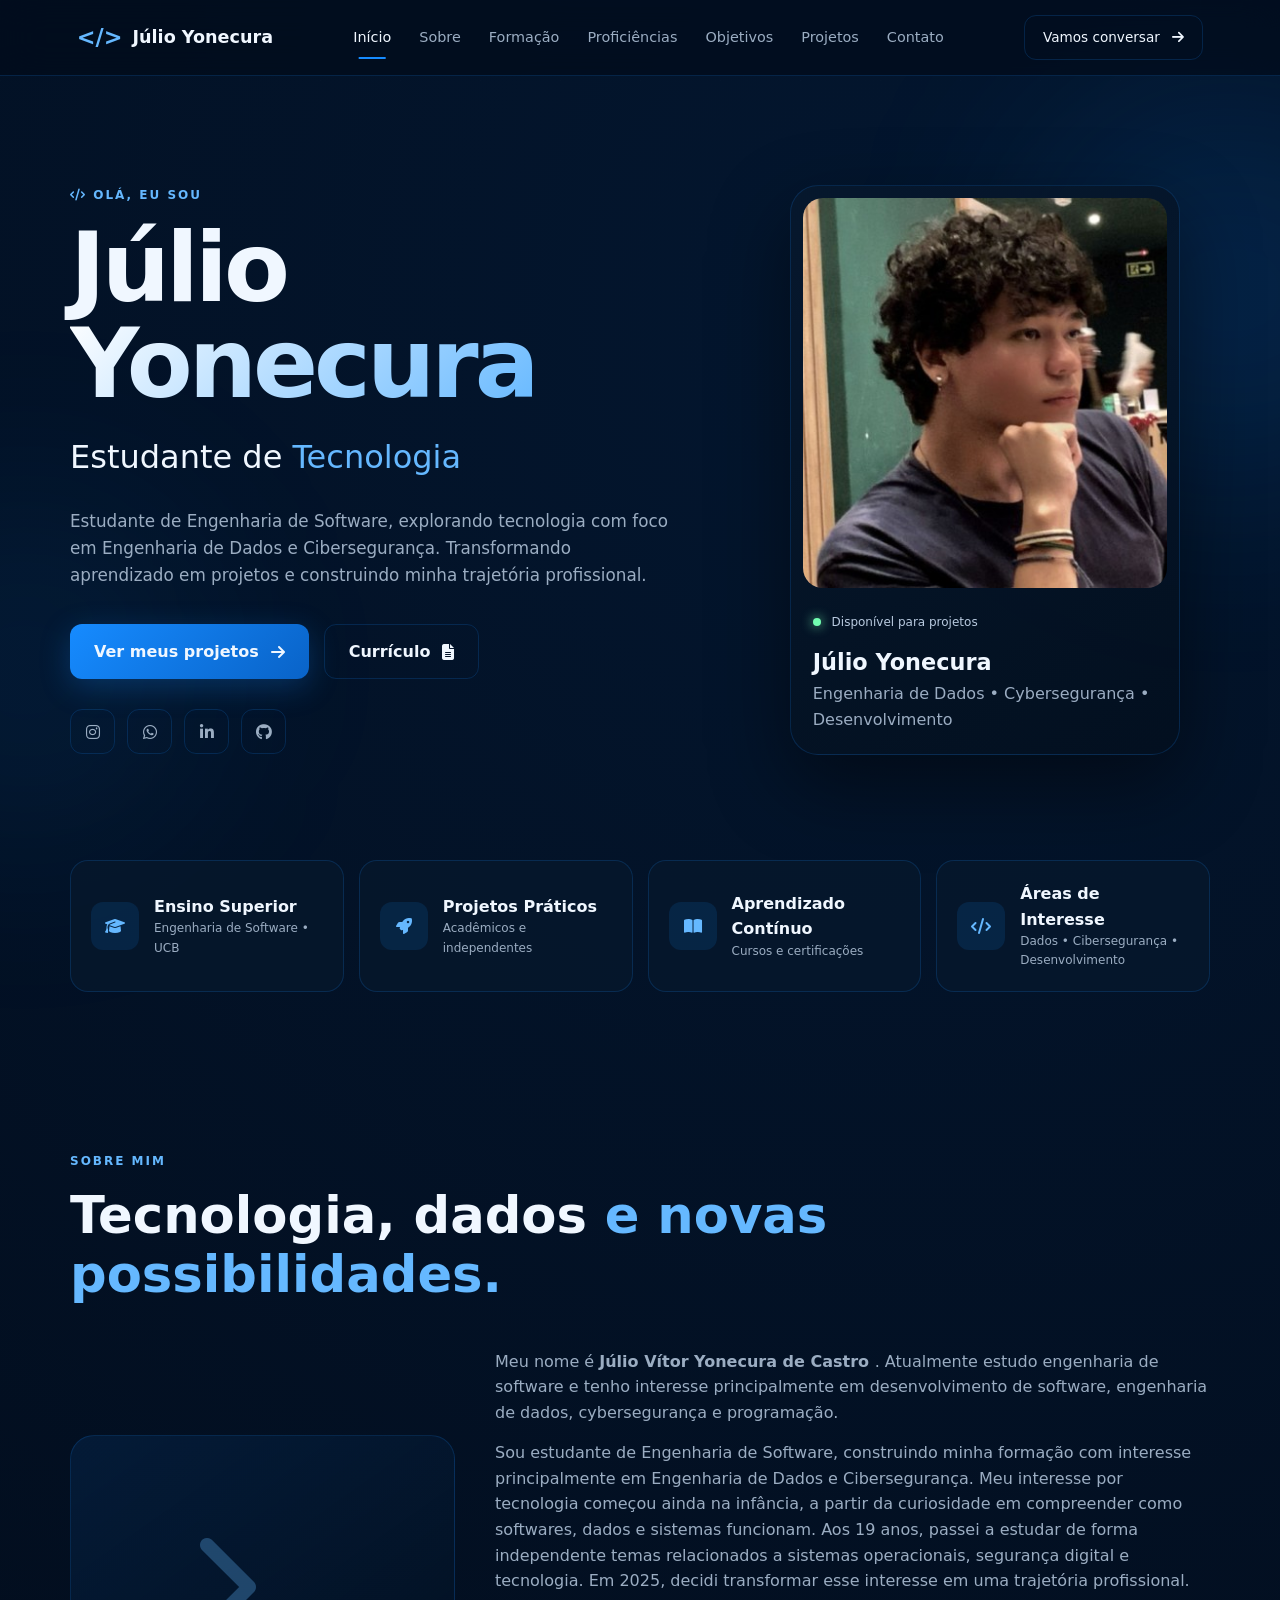
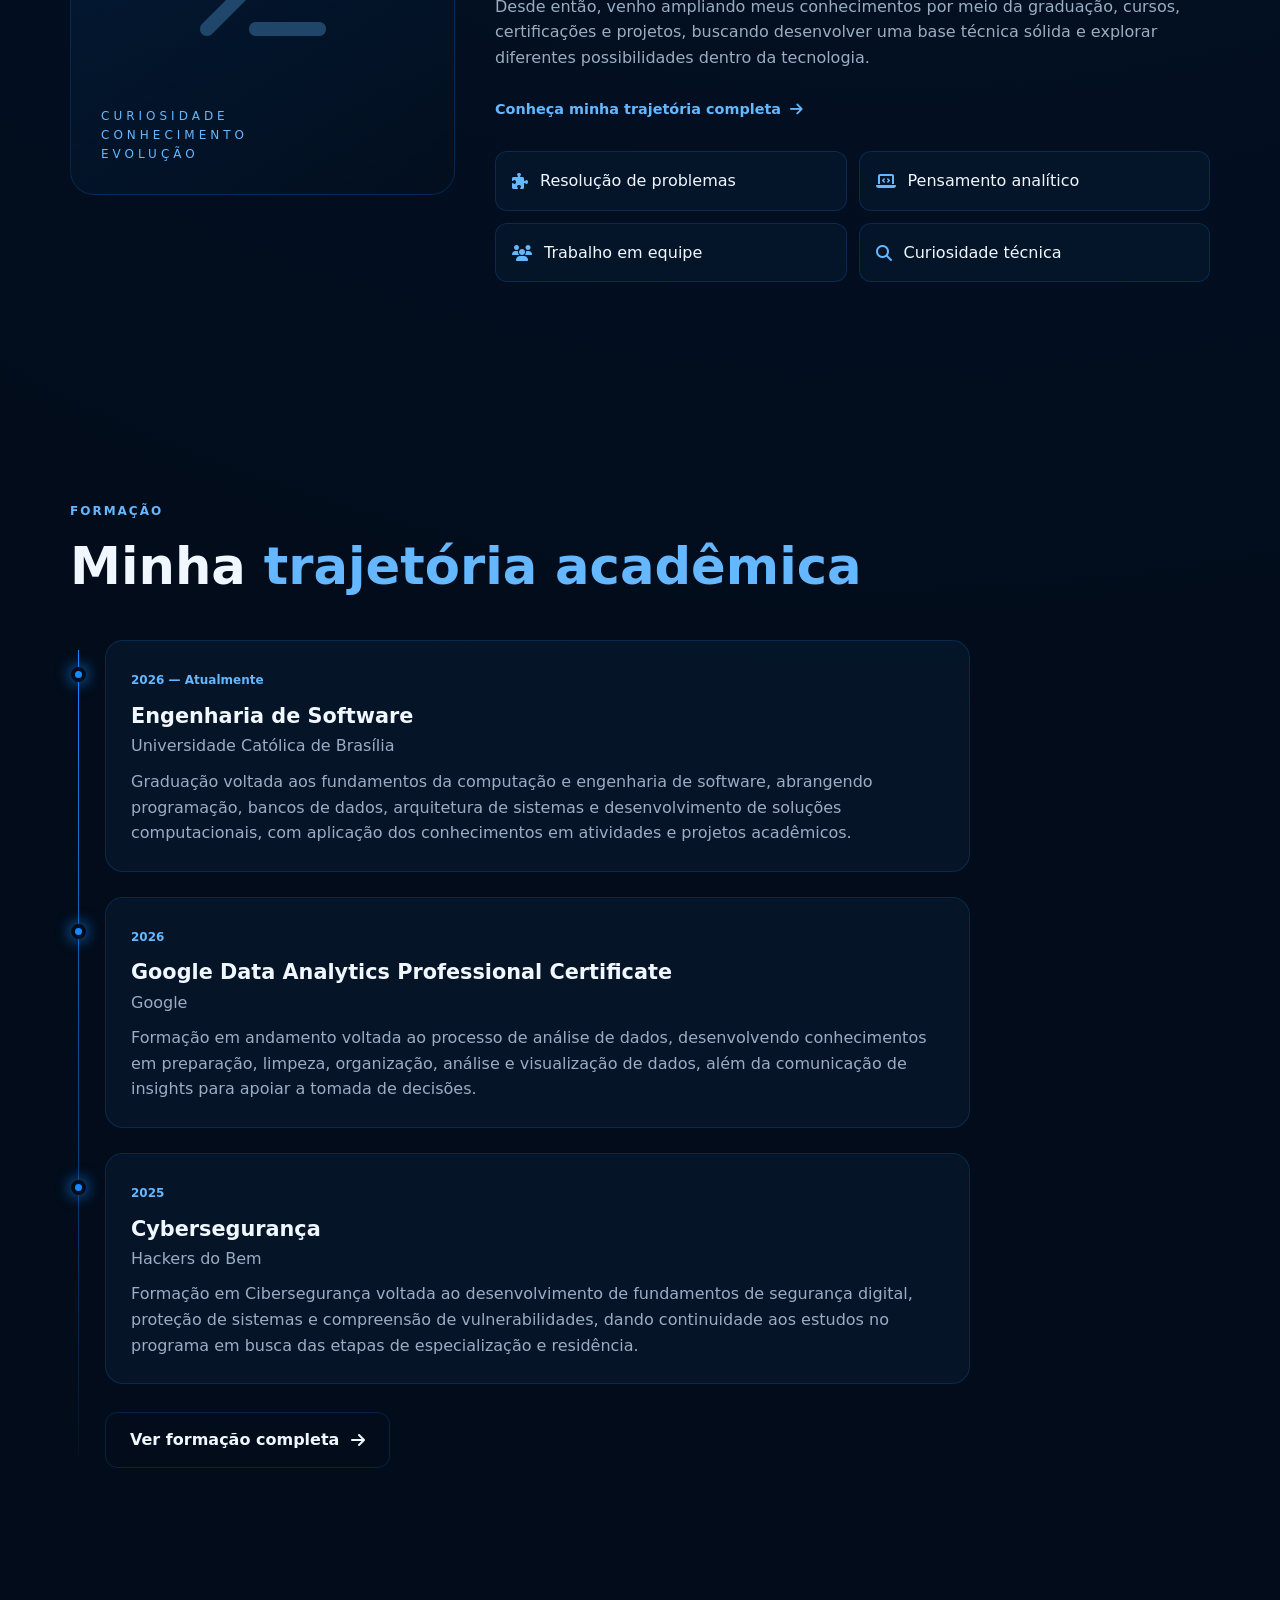
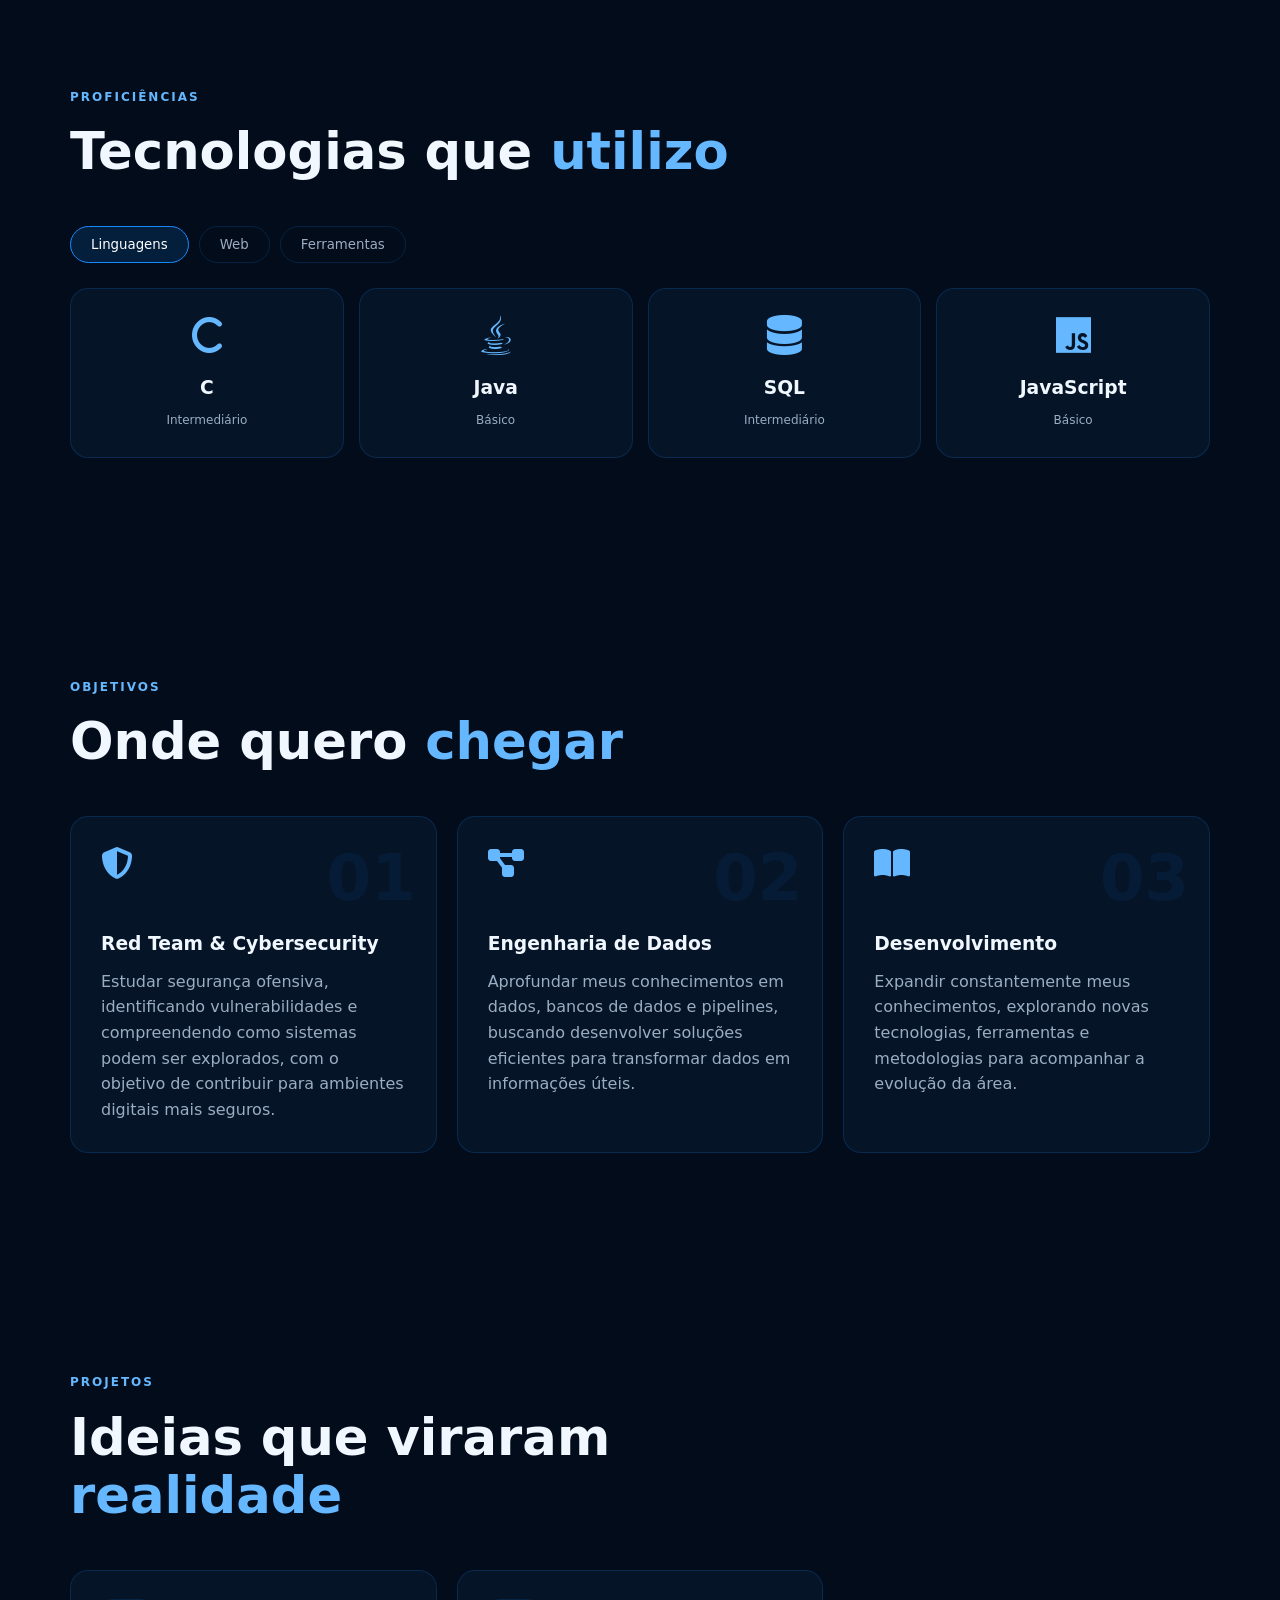
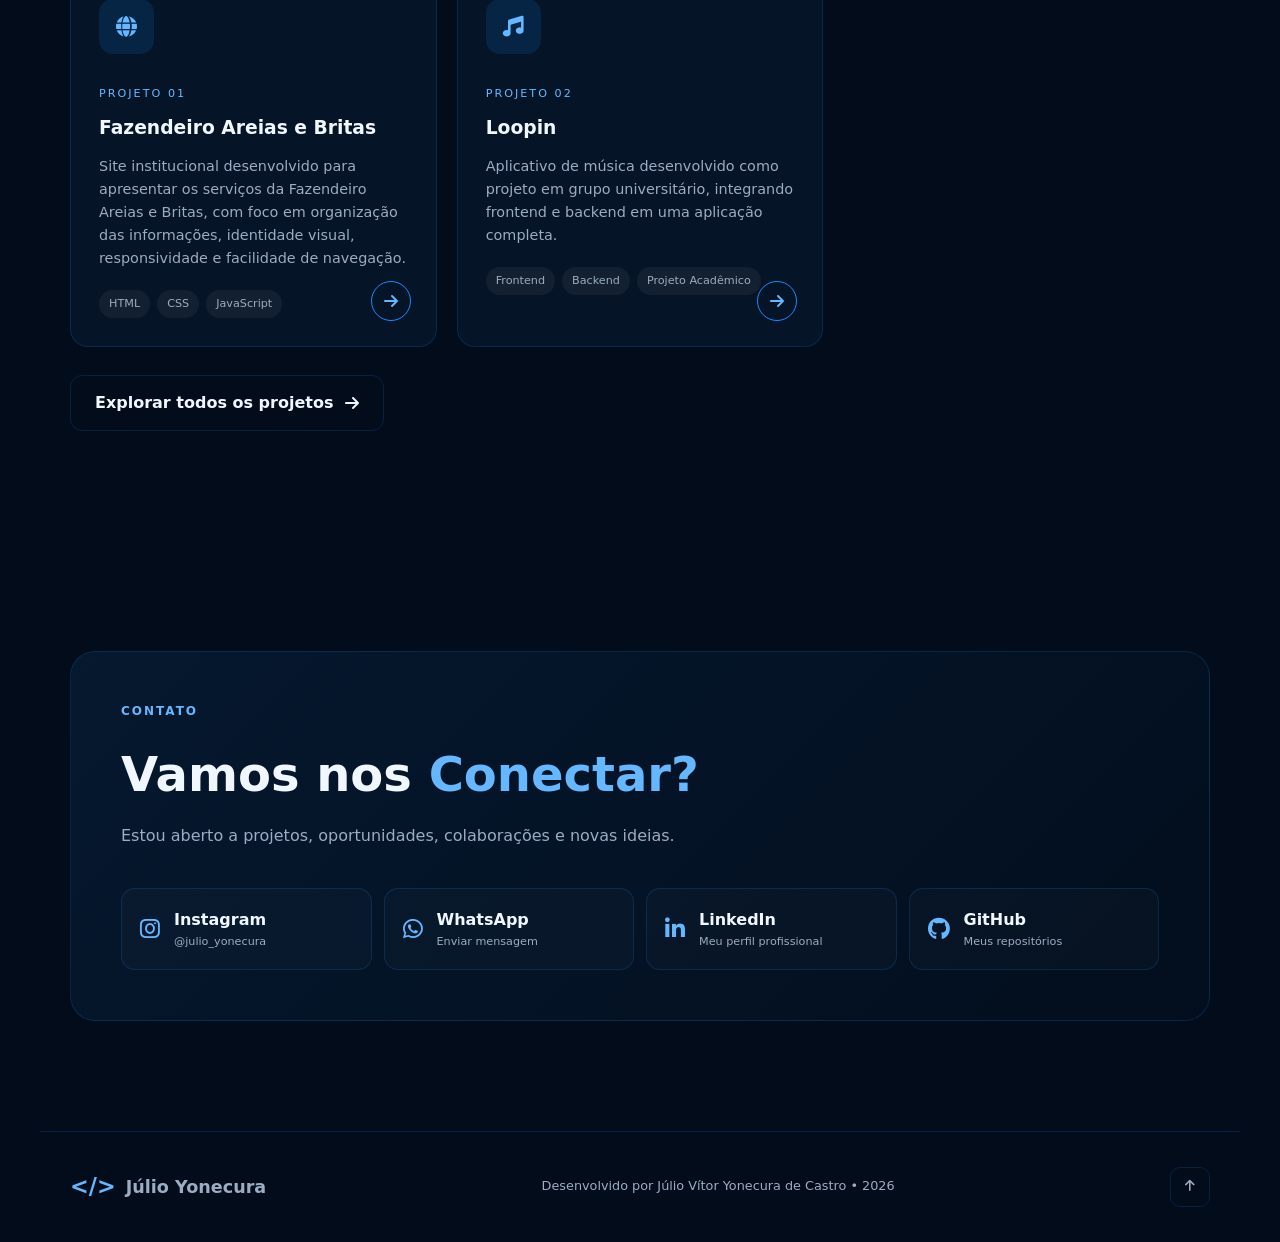
<file: index.html>
<!DOCTYPE html>
<html lang="pt-BR">
    <head>
        <meta charset="UTF-8">
        <meta name="viewport" content="width=device-width, initial-scale=1.0">
        <title>
            Júlio Yonecura | Portfólio
        </title>
        <meta name="description" content="Portfólio pessoal - formação, habilidades, projetos e objetivos.">
        <link rel="stylesheet" href="css/style.css">
        <link rel="stylesheet" href="https://cdnjs.cloudflare.com/ajax/libs/font-awesome/6.7.2/css/all.min.css">
    </head>
    <body>
        <div class="background-effects">
            <div class="orb orb-1">
            </div>
            <div class="orb orb-2">
            </div>
            <div class="grid">
            </div>
        </div>
        <header class="header">
            <a href="#inicio" class="logo">
                <span>
                    &lt;/&gt;
                </span>
                Júlio Yonecura
            </a>
            <button class="menu-toggle" id="menu-toggle" aria-label="Abrir menu">
                <i class="fa-solid fa-bars">
                </i>
            </button>
            <nav class="navbar" id="navbar">
                <a href="#inicio" class="nav-link active">
                    Início
                </a>
                <a href="#sobre" class="nav-link">
                    Sobre
                </a>
                <a href="#formacao" class="nav-link">
                    Formação
                </a>
                <a href="#skills" class="nav-link">
                    Proficiências
                </a>
                <a href="#objetivos" class="nav-link">
                    Objetivos
                </a>
                <a href="#projetos" class="nav-link">
                    Projetos
                </a>
                <a href="#contato" class="nav-link">
                    Contato
                </a>
            </nav>
            <a href="#contato" class="header-button">
                Vamos conversar
                <i class="fa-solid fa-arrow-right">
                </i>
            </a>
        </header>
        <main>
            <section class="hero section" id="inicio">
                <div class="hero-content reveal">
                    <p class="eyebrow">
                        <i class="fa-solid fa-code">
                        </i>
                        OLÁ, EU SOU
                    </p>
                    <h1>
                        Júlio
                        <span>
                            Yonecura
                        </span>
                    </h1>
                    <h2>
                        Estudante de
                        <span>
                            Tecnologia
                        </span>
                    </h2>
                    <p class="hero-description">
                        Estudante de Engenharia de Software, explorando tecnologia com foco em Engenharia de Dados e Cibersegurança. Transformando aprendizado em projetos e construindo minha trajetória profissional.
                    </p>
                    <div class="hero-buttons">
                        <a href="#projetos" class="btn btn-primary">
                            Ver meus projetos
                            <i class="fa-solid fa-arrow-right">
                            </i>
                        </a>
                            <a href="arquivos/curriculo-julio-yonecura.pdf"
                             class="btn btn-secondary"
                              target="_blank"
                             rel="noopener noreferrer">
                                 Currículo
                             <i class="fa-solid fa-file-lines"></i>
                            </a>
                    </div>
                    <div class="social-links">
                        <a href="https://www.instagram.com/julio_yonecura/" target="_blank" aria-label="Instagram">
                            <i class="fa-brands fa-instagram">
                            </i>
                        </a>
                        <a href="https://wa.me/5561982867121" target="_blank" aria-label="WhatsApp">
                            <i class="fa-brands fa-whatsapp">
                            </i>
                        </a>
                        <a href="https://www.linkedin.com/in/j%C3%BAlio-v%C3%ADtor-yonecura-de-castro-b07952320/" target="_blank" aria-label="LinkedIn">
                            <i class="fa-brands fa-linkedin-in">
                            </i>
                        </a>
                        <a href="https://github.com/TakeoY10" target="_blank" aria-label="GitHub">
                            <i class="fa-brands fa-github">
                            </i>
                        </a>
                    </div>
                </div>
                <div class="hero-visual reveal">
                    <div class="profile-card">
                        <div class="profile-image">
                                <img src="img/profile picture.jfif" alt="Foto de perfil">
                            </div>
                        <div class="profile-info">
                            <span class="status">
                                <span class="status-dot">
                                </span>
                                Disponível para projetos
                            </span>
                            <h3>
                                Júlio Yonecura
                            </h3>
                            <p>
                                Engenharia de Dados • Cybersegurança • Desenvolvimento
                            </p>
                        </div>
                    </div>
                </div>
            </section>
            <section class="stats reveal">
                <article class="stat-card">
                    <div class="stat-icon">
                        <i class="fa-solid fa-graduation-cap">
                        </i>
                    </div>
                    <div>
                        <strong>
                            Ensino Superior
                        </strong>
                        <span>
                            Engenharia de Software • UCB
                        </span>
                    </div>
                </article>
                <article class="stat-card">
                    <div class="stat-icon">
                        <i class="fa-solid fa-rocket">
                        </i>
                    </div>
                    <div>
                        <strong>
                            Projetos Práticos
                        </strong>
                        <span>
                            Acadêmicos e independentes
                        </span>
                    </div>
                </article>
                <article class="stat-card">
                    <div class="stat-icon">
                        <i class="fa-solid fa-book-open">
                        </i>
                    </div>
                    <div>
                        <strong>
                            Aprendizado Contínuo
                        </strong>
                        <span>
                            Cursos e certificações
                        </span>
                    </div>
                </article>
                <article class="stat-card">
                    <div class="stat-icon">
                        <i class="fa-solid fa-code">
                        </i>
                    </div>
                    <div>
                        <strong>
                            Áreas de Interesse
                        </strong>
                        <span>
                            Dados • Cibersegurança • Desenvolvimento
                        </span>
                    </div>
                </article>
            </section>
            <section class="section" id="sobre">
                <div class="section-heading reveal">
                    <p class="eyebrow">
                        SOBRE MIM
                    </p>
                    <h2>
                        Tecnologia, dados
                        <span>
                            e novas possibilidades.
                        </span>
                    </h2>
                </div>
                <div class="about-grid">
                    <div class="about-card reveal">
                        <div class="about-image">
                            <i class="fa-solid fa-terminal">
                            </i>
                        </div>
                        <div>
                            <span>
                                CURIOSIDADE
                            </span>
                            <span>
                                CONHECIMENTO
                            </span>
                            <span>
                                EVOLUÇÃO
                            </span>
                        </div>
                    </div>
                    <div class="about-content reveal">
                        <p>
                            Meu nome é
                            <strong>
                                Júlio Vítor Yonecura de Castro
                            </strong>
                            . Atualmente estudo engenharia de software e tenho interesse principalmente em desenvolvimento de software, engenharia de dados, cybersegurança e programação.
                        </p>
                        <p>
                            Sou estudante de Engenharia de Software, construindo minha formação com interesse principalmente em Engenharia de Dados e Cibersegurança.
Meu interesse por tecnologia começou ainda na infância, a partir da curiosidade em compreender como softwares, dados e sistemas funcionam. Aos 19 anos, passei a estudar de forma independente temas relacionados a sistemas operacionais, segurança digital e tecnologia.
Em 2025, decidi transformar esse interesse em uma trajetória profissional. Desde então, venho ampliando meus conhecimentos por meio da graduação, cursos, certificações e projetos, buscando desenvolver uma base técnica sólida e explorar diferentes possibilidades dentro da tecnologia.
                        </p>
                        <a href="sobre.html" class="inline-more">
                            Conheça minha trajetória completa
                            <i class="fa-solid fa-arrow-right">
                            </i>
                        </a>
                        <div class="qualities">
                            <div>
                                <i class="fa-solid fa-puzzle-piece">
                                </i>
                                <span>
                                    Resolução de problemas
                                </span>
                            </div>
                            <div>
                                <i class="fa-solid fa-laptop-code">
                                </i>
                                <span>
                                    Pensamento analítico
                                </span>
                            </div>
                            <div>
                                <i class="fa-solid fa-users">
                                </i>
                                <span>
                                    Trabalho em equipe
                                </span>
                            </div>
                            <div>
                                <i class="fa-solid fa-magnifying-glass">
                                </i>
                                <span>
                                    Curiosidade técnica
                                </span>
                            </div>
                        </div>
                    </div>
                </div>
            </section>
            <section class="section" id="formacao">
                <div class="section-heading reveal">
                    <p class="eyebrow">
                        FORMAÇÃO
                    </p>
                    <h2>
                        Minha
                        <span>
                            trajetória acadêmica
                        </span>
                    </h2>
                </div>
                <div class="timeline">
                    <article class="timeline-item reveal">
                        <div class="timeline-marker">
                        </div>
                        <div class="timeline-card">
                            <span class="date">
                                2026 — Atualmente
                            </span>
                            <h3>
                                Engenharia de Software
                            </h3>
                            <h4>
                                Universidade Católica de Brasília
                            </h4>
                            <p>
                                Graduação voltada aos fundamentos da computação e engenharia de software, abrangendo programação, bancos de dados, arquitetura de sistemas e desenvolvimento de soluções computacionais, com aplicação dos conhecimentos em atividades e projetos acadêmicos.
                            </p>
                        </div>
                    </article>
                    <article class="timeline-item reveal">
                        <div class="timeline-marker">
                        </div>
                        <div class="timeline-card">
                            <span class="date">
                                2026
                            </span>
                            <h3>
                                Google Data Analytics Professional Certificate
                            </h3>
                            <h4>
                                Google
                            </h4>
                            <p>
                                Formação em andamento voltada ao processo de análise de dados, desenvolvendo conhecimentos em preparação, limpeza, organização, análise e visualização de dados, além da comunicação de insights para apoiar a tomada de decisões.
                            </p>
                        </div>
                    </article>
                    <article class="timeline-item reveal">
                        <div class="timeline-marker">
                        </div>
                        <div class="timeline-card">
                            <span class="date">
                                2025
                            </span>
                            <h3>
                            Cybersegurança
                            </h3>
                            <h4>
                                Hackers do Bem
                            </h4>
                            <p>
                                Formação em Cibersegurança voltada ao desenvolvimento de fundamentos de segurança digital, proteção de sistemas e compreensão de vulnerabilidades, dando continuidade aos estudos no programa em busca das etapas de especialização e residência.
                            </p>
                        </div>
                    </article>
                    <div class="section-more reveal">
                        <a href="formacao.html" class="btn btn-secondary">
                            Ver formação completa
                            <i class="fa-solid fa-arrow-right">
                            </i>
                        </a>
                    </div>
                </div>
            </section>
            <section class="section" id="skills">
                <div class="section-heading reveal">
                    <p class="eyebrow">
                        PROFICIÊNCIAS
                    </p>
                    <h2>
                        Tecnologias que
                        <span>
                            utilizo
                        </span>
                    </h2>
                </div>
                <div class="skill-tabs reveal">
                    <button class="skill-tab active" data-category="linguagens">
                        Linguagens
                    </button>
                    <button class="skill-tab" data-category="web">
                        Web
                    </button>
                    <button class="skill-tab" data-category="ferramentas">
                        Ferramentas
                    </button>
                </div>
                <div class="skills-grid skill-content active" data-content="linguagens">
                    <div class="skill-card">
                        <i class="fa-solid fa-c">
                        </i>
                        <h3>
                            C
                        </h3>
                        <span>
                            Intermediário
                        </span>
                    </div>
                    <div class="skill-card">
                        <i class="fa-brands fa-java">
                        </i>
                        <h3>
                            Java
                        </h3>
                        <span>
                            Básico
                        </span>
                    </div>
                    <div class="skill-card">
                        <i class="fa-solid fa-database">
                        </i>
                        <h3>
                            SQL
                        </h3>
                        <span>
                            Intermediário
                        </span>
                    </div>
                    <div class="skill-card">
                        <i class="fa-brands fa-js">
                        </i>
                        <h3>
                            JavaScript
                        </h3>
                        <span>
                            Básico
                        </span>
                    </div>
                </div>
                <div class="skills-grid skill-content" data-content="web">
                    <div class="skill-card">
                        <i class="fa-brands fa-html5">
                        </i>
                        <h3>
                            HTML5
                        </h3>
                        <span>
                            Intermediário
                        </span>
                    </div>
                    <div class="skill-card">
                        <i class="fa-brands fa-css3-alt">
                        </i>
                        <h3>
                            CSS3
                        </h3>
                        <span>
                            Intermediário
                        </span>
                    </div>
                    <div class="skill-card">
                        <i class="fa-brands fa-js">
                        </i>
                        <h3>
                            JavaScript
                        </h3>
                        <span>
                            Básico
                        </span>
                    </div>
                </div>
                <div class="skills-grid skill-content" data-content="ferramentas">
                    <div class="skill-card">
                        <i class="fa-brands fa-git-alt">
                        </i>
                        <h3>
                            Git
                        </h3>
                        <span>
                            Versionamento
                        </span>
                    </div>
                    <div class="skill-card">
                        <i class="fa-brands fa-github">
                        </i>
                        <h3>
                            GitHub
                        </h3>
                        <span>
                            Repositórios
                        </span>
                    </div>
                    <div class="skill-card">
                        <i class="fa-solid fa-code">
                        </i>
                        <h3>
                            VS Code
                        </h3>
                        <span>
                            Desenvolvimento
                        </span>
                    </div>
                    <div class="skill-card">
                        <i class="fa-solid fa-database">
                        </i>
                        <h3>
                            MySQL
                        </h3>
                        <span>
                            Banco de dados
                        </span>
                    </div>
                </div>
            </section>
            <section class="section" id="objetivos">
                <div class="section-heading reveal">
                    <p class="eyebrow">
                        OBJETIVOS
                    </p>
                    <h2>
                        Onde quero
                        <span>
                            chegar
                        </span>
                    </h2>
                </div>
                <div class="objective-grid">
                    <article class="objective-card reveal">
                        <span>
                            01
                        </span>
                        <i class="fa-solid fa-shield-halved">
                        </i>
                        <h3>
                            Red Team & Cybersecurity
                        </h3>
                        <p>
                            Estudar segurança ofensiva, identificando vulnerabilidades e compreendendo como sistemas podem ser explorados, com o objetivo de contribuir para ambientes digitais mais seguros.
                        </p>
                    </article>
                    <article class="objective-card reveal">
                        <span>
                            02
                        </span>
                        <i class="fa-solid fa-diagram-project">
                        </i>
                        <h3>
                            Engenharia de Dados
                        </h3>
                        <p>
                            Aprofundar meus conhecimentos em dados, bancos de dados e pipelines, buscando desenvolver soluções eficientes para transformar dados em informações úteis.
                        </p>
                    </article>
                    <article class="objective-card reveal">
                        <span>
                            03
                        </span>
                        <i class="fa-solid fa-book-open">
                        </i>
                        <h3>
                            Desenvolvimento
                        </h3>
                        <p>
                            Expandir constantemente meus conhecimentos, explorando novas tecnologias, ferramentas e metodologias para acompanhar a evolução da área.
                        </p>
                    </article>
                </div>
            </section>
            <section class="section" id="projetos">
                <div class="section-heading reveal">
                    <p class="eyebrow">
                        PROJETOS
                    </p>
                    <h2>
                        Ideias que viraram
                        <span>
                            realidade
                        </span>
                    </h2>
                </div>
                <div class="projects-grid">
                    <article class="project-card reveal">
                        <div class="project-icon">
                            <i class="fa-solid fa-globe">
                            </i>
                        </div>
                        <div class="project-content">
                            <span class="project-number">
                                PROJETO 01
                            </span>
                            <h3>
                                Fazendeiro Areias e Britas
                            </h3>
                            <p>
                                Site institucional desenvolvido para apresentar os servi&ccedil;os da Fazendeiro Areias e Britas, com foco em organiza&ccedil;&atilde;o das informa&ccedil;&otilde;es, identidade visual, responsividade e facilidade de navega&ccedil;&atilde;o.
                            </p>
                            <div class="tags">
                                <span>
                                    HTML
                                </span>
                                <span>
                                    CSS
                                </span>
                                <span>
                                    JavaScript
                                </span>
                            </div>
                        </div>
                        <a href="projetos/projetos-web.html" class="project-link" aria-label="Ver projetos">
                            <i class="fa-solid fa-arrow-right">
                            </i>
                        </a>
                    </article>
                    <article class="project-card reveal">
    <div class="project-icon">
        <i class="fa-solid fa-music"></i>
    </div>

    <div class="project-content">
        <span class="project-number">
            PROJETO 02
        </span>

        <h3>
            Loopin
        </h3>

        <p>
            Aplicativo de música desenvolvido como projeto em grupo universitário,
            integrando frontend e backend em uma aplicação completa.
        </p>

        <div class="tags">
            <span>
                Frontend
            </span>

            <span>
                Backend
            </span>

            <span>
                Projeto Acadêmico
            </span>
        </div>
    </div>

    <a href="projetos/projetos-web.html" class="project-link" aria-label="Ver projeto Loopin">
        <i class="fa-solid fa-arrow-right"></i>
    </a>
</article>
                </div>
                <div class="section-more reveal">
                    <a href="projetos.html" class="btn btn-secondary">
                        Explorar todos os projetos
                        <i class="fa-solid fa-arrow-right">
                        </i>
                    </a>
                </div>
            </section>
            <section class="section contact-section" id="contato">
                <div class="contact-card reveal">
                    <div>
                        <p class="eyebrow">
                            CONTATO
                        </p>
                        <h2>
                            Vamos nos
                            <span>
                                Conectar?
                            </span>
                        </h2>
                        <p>
                            Estou aberto a projetos, oportunidades, colaborações e novas ideias.
                        </p>
                    </div>
                    <div class="contact-socials">
                        <a href="https://www.instagram.com/julio_yonecura/" target="_blank">
                            <i class="fa-brands fa-instagram">
                            </i>
                            <div>
                                <strong>
                                    Instagram
                                </strong>
                                <span>
                                    @julio_yonecura
                                </span>
                            </div>
                        </a>
                        <a href="https://wa.me/5561982867121" target="_blank">
                            <i class="fa-brands fa-whatsapp">
                            </i>
                            <div>
                                <strong>
                                    WhatsApp
                                </strong>
                                <span>
                                    Enviar mensagem
                                </span>
                            </div>
                        </a>
                        <a href="https://www.linkedin.com/in/j%C3%BAlio-v%C3%ADtor-yonecura-de-castro-b07952320/" target="_blank">
                            <i class="fa-brands fa-linkedin-in">
                            </i>
                            <div>
                                <strong>
                                    LinkedIn
                                </strong>
                                <span>
                                    Meu perfil profissional
                                </span>
                            </div>
                        </a>
                        <a href="https://github.com/TakeoY10" target="_blank">
                            <i class="fa-brands fa-github">
                            </i>
                            <div>
                                <strong>
                                    GitHub
                                </strong>
                                <span>
                                    Meus repositórios
                                </span>
                            </div>
                        </a>
                    </div>
                </div>
            </section>
        </main>
        <footer class="footer">
            <a href="#inicio" class="logo">
                <span>
                    &lt;/&gt;
                </span>
                Júlio Yonecura
            </a>
            <p>
                Desenvolvido por Júlio Vítor Yonecura de Castro •
                <span id="year">
                </span>
            </p>
            <a href="#inicio" class="back-top">
                <i class="fa-solid fa-arrow-up">
                </i>
            </a>
        </footer>
        <script src="js/script.js">
        </script>
    </body>
</html>
</file>
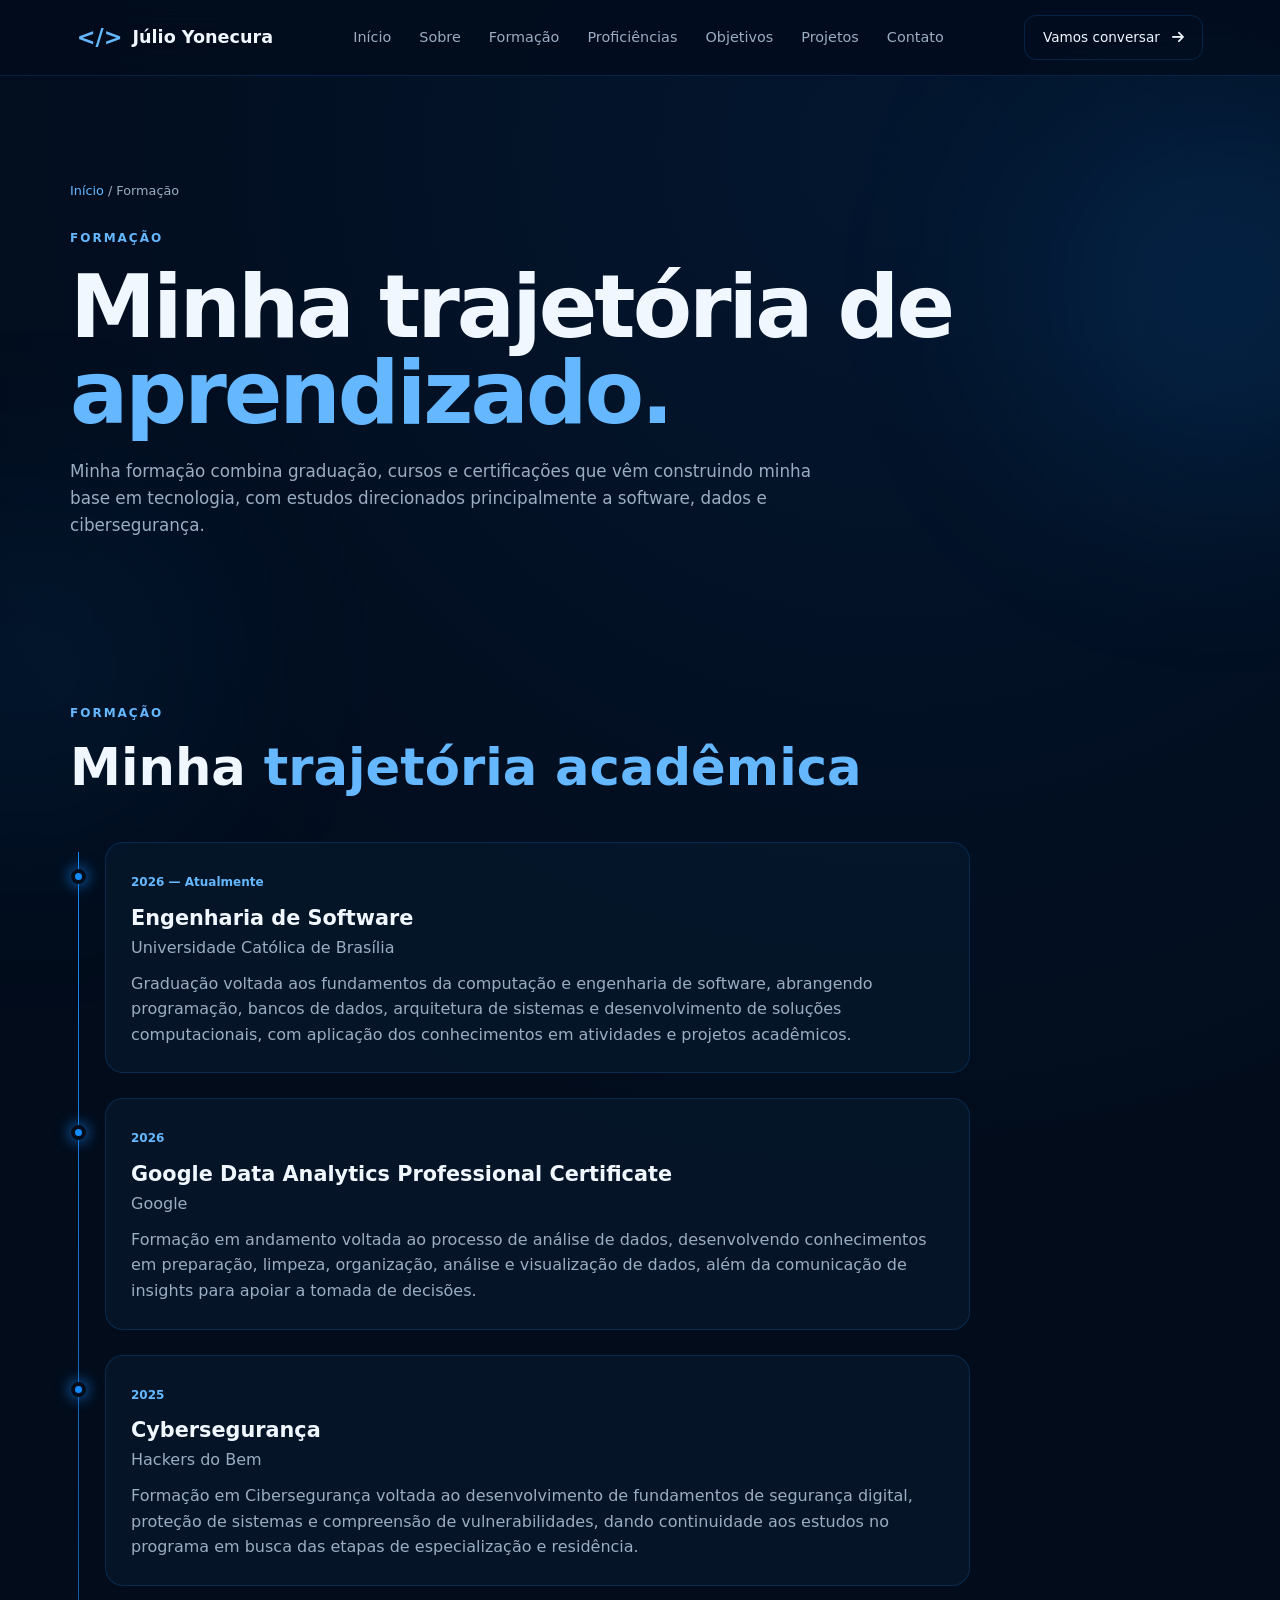
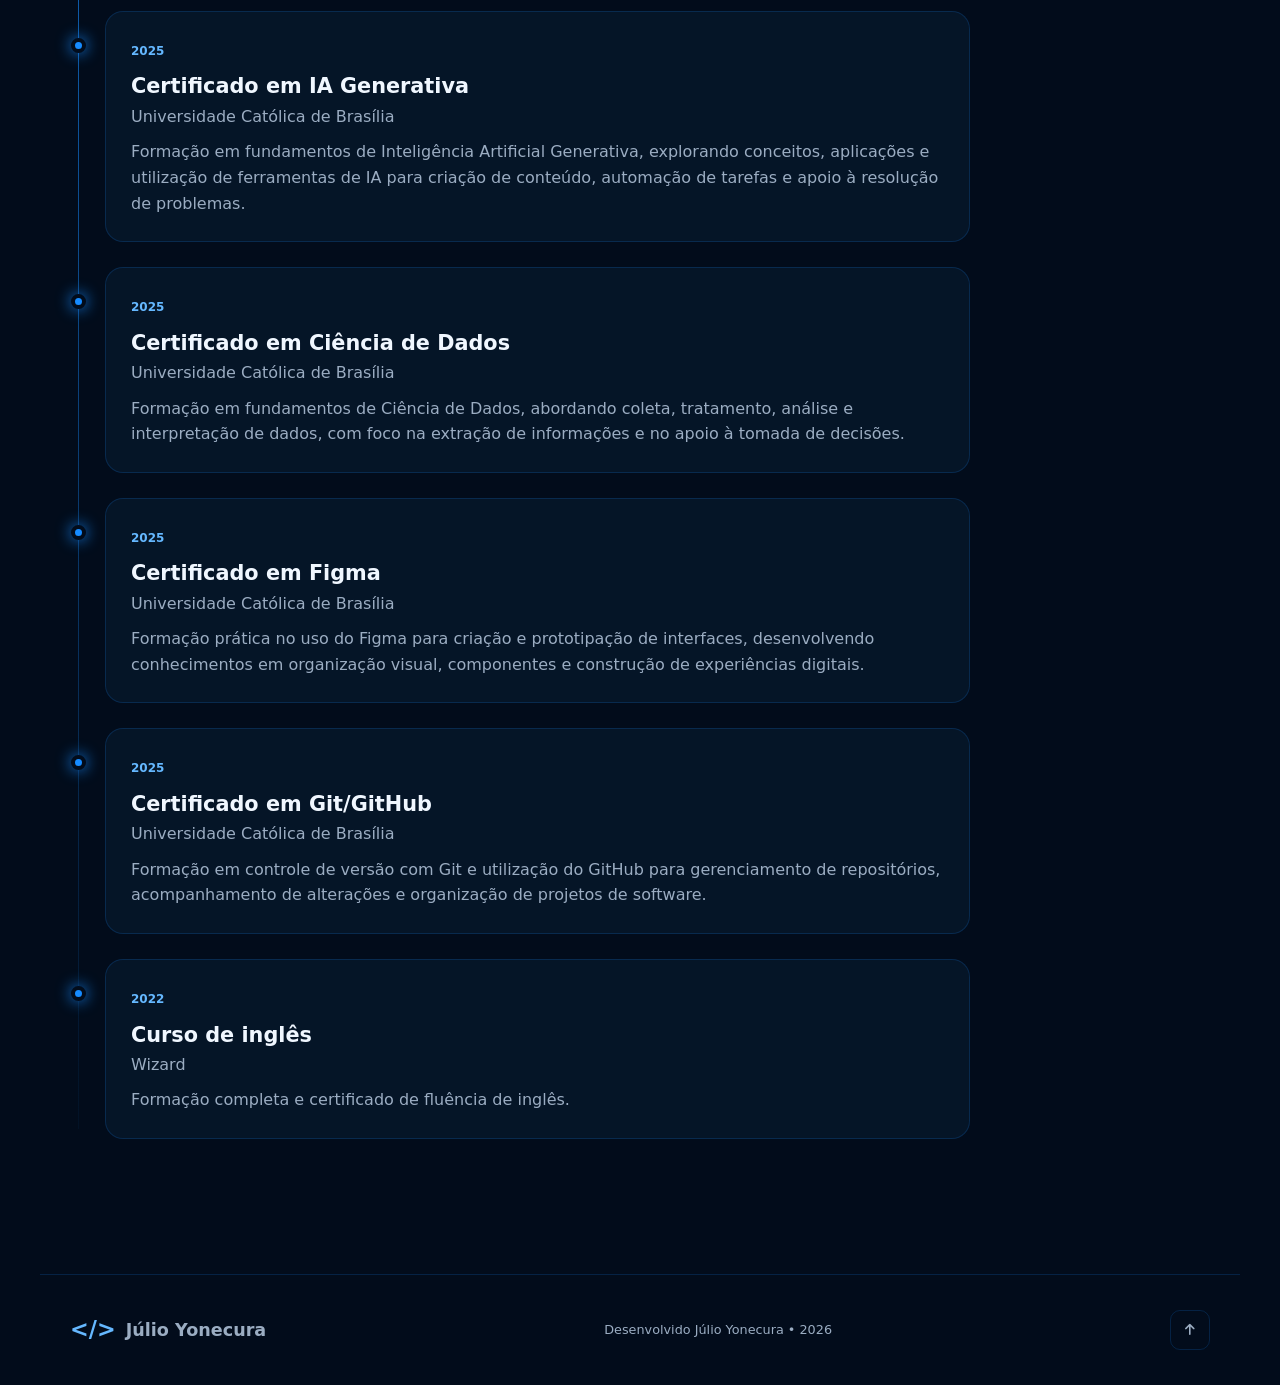
<file: formacao.html>
<!DOCTYPE html>
<html lang="pt-BR">
    <head>
        <meta charset="UTF-8">
        <meta name="viewport" content="width=device-width, initial-scale=1.0">
        <title>Formação | Júlio Yonecura</title>
        <link rel="stylesheet" href="css/style.css">
        <link rel="stylesheet" href="https://cdnjs.cloudflare.com/ajax/libs/font-awesome/6.7.2/css/all.min.css">
    </head>
    <body>
        <div class="background-effects">
            <div class="orb orb-1">
            </div>
            <div class="orb orb-2">
            </div>
            <div class="grid">
            </div>
        </div>
        <header class="header">
            <a href="index.html#inicio" class="logo">
            <span>&lt;/&gt;</span> Júlio Yonecura</a>
            <button class="menu-toggle" id="menu-toggle" aria-label="Abrir menu">
            <i class="fa-solid fa-bars">
        </i>
    </button>
    <nav class="navbar" id="navbar">
        <a href="index.html#inicio" class="nav-link">Início</a>
        <a href="sobre.html" class="nav-link">Sobre</a>
        <a href="formacao.html" class="nav-link active">Formação</a>
        <a href="index.html#skills" class="nav-link">Proficiências</a>
        <a href="index.html#objetivos" class="nav-link">Objetivos</a>
        <a href="projetos.html" class="nav-link">Projetos</a>
        <a href="index.html#contato" class="nav-link">Contato</a>
    </nav>
    <a href="index.html#contato" class="header-button">Vamos conversar <i class="fa-solid fa-arrow-right">
</i>
</a>
</header>
<main class="subpage-main">
    <section class="subpage-hero reveal">
        <div class="breadcrumb">
            <a href="index.html">Início</a> / Formação</div>
            <p class="eyebrow">FORMAÇÃO</p>
            <h1>Minha trajetória de <span>aprendizado.</span>
        </h1>
        <p class="hero-description">Minha formação combina graduação, cursos e certificações que vêm construindo minha base em tecnologia, com estudos direcionados principalmente a software, dados e cibersegurança.</p>
    </section>
     <section class="section" id="formacao">
                <div class="section-heading reveal">
                    <p class="eyebrow">
                        FORMAÇÃO
                    </p>
                    <h2>
                        Minha
                        <span>
                            trajetória acadêmica
                        </span>
                    </h2>
                </div>
                <div class="timeline">
                    <article class="timeline-item reveal">
                        <div class="timeline-marker">
                        </div>
                        <div class="timeline-card">
                            <span class="date">
                                2026 — Atualmente
                            </span>
                            <h3>
                                Engenharia de Software
                            </h3>
                            <h4>
                                Universidade Católica de Brasília
                            </h4>
                            <p>
                                Graduação voltada aos fundamentos da computação e engenharia de software, abrangendo programação, bancos de dados, arquitetura de sistemas e desenvolvimento de soluções computacionais, com aplicação dos conhecimentos em atividades e projetos acadêmicos.
                            </p>
                        </div>
                    </article>
                    <article class="timeline-item reveal">
                        <div class="timeline-marker">
                        </div>
                        <div class="timeline-card">
                            <span class="date">
                                2026
                            </span>
                            <h3>
                                Google Data Analytics Professional Certificate
                            </h3>
                            <h4>
                                Google
                            </h4>
                            <p>
                                Formação em andamento voltada ao processo de análise de dados, desenvolvendo conhecimentos em preparação, limpeza, organização, análise e visualização de dados, além da comunicação de insights para apoiar a tomada de decisões.
                            </p>
                        </div>
                    </article>
                    <article class="timeline-item reveal">
                        <div class="timeline-marker">
                        </div>
                        <div class="timeline-card">
                            <span class="date">
                                2025
                            </span>
                            <h3>
                            Cybersegurança
                            </h3>
                            <h4>
                                Hackers do Bem
                            </h4>
                            <p>
                                Formação em Cibersegurança voltada ao desenvolvimento de fundamentos de segurança digital, proteção de sistemas e compreensão de vulnerabilidades, dando continuidade aos estudos no programa em busca das etapas de especialização e residência.
                            </p>
                        </div>
                    </article>
                    <article class="timeline-item reveal">
                        <div class="timeline-marker">
                        </div>
                        <div class="timeline-card">
                            <span class="date">
                                2025
                            </span>
                            <h3>
                            Certificado em IA Generativa
                            </h3>
                            <h4>
                                Universidade Católica de Brasília
                            </h4>
                            <p>
                                Formação em fundamentos de Inteligência Artificial Generativa, explorando conceitos, aplicações e utilização de ferramentas de IA para criação de conteúdo, automação de tarefas e apoio à resolução de problemas.
                            </p>
                        </div>
                    </article>
                    <article class="timeline-item reveal">
                        <div class="timeline-marker">
                        </div>
                        <div class="timeline-card">
                            <span class="date">
                                2025
                            </span>
                            <h3>
                            Certificado em Ciência de Dados
                            </h3>
                            <h4>
                                Universidade Católica de Brasília
                            </h4>
                            <p>
                                Formação em fundamentos de Ciência de Dados, abordando coleta, tratamento, análise e interpretação de dados, com foco na extração de informações e no apoio à tomada de decisões.
                            </p>
                        </div>
                    </article>
                    <article class="timeline-item reveal">
                        <div class="timeline-marker">
                        </div>
                        <div class="timeline-card">
                            <span class="date">
                                2025
                            </span>
                            <h3>
                            Certificado em Figma
                            </h3>
                            <h4>
                                Universidade Católica de Brasília
                            </h4>
                            <p>
                                Formação prática no uso do Figma para criação e prototipação de interfaces, desenvolvendo conhecimentos em organização visual, componentes e construção de experiências digitais.
                            </p>
                        </div>
                    </article>
                        <article class="timeline-item reveal">
                        <div class="timeline-marker">
                        </div>
                        <div class="timeline-card">
                            <span class="date">
                                2025
                            </span>
                            <h3>
                            Certificado em Git/GitHub
                            </h3>
                            <h4>
                                Universidade Católica de Brasília
                            </h4>
                            <p>
                                Formação em controle de versão com Git e utilização do GitHub para gerenciamento de repositórios, acompanhamento de alterações e organização de projetos de software.
                            </p>
                        </div>
                    </article>
                        <article class="timeline-item reveal">
                        <div class="timeline-marker">
                        </div>
                        <div class="timeline-card">
                            <span class="date">
                                2022
                            </span>
                            <h3>
                            Curso de inglês
                            </h3>
                            <h4>
                                Wizard
                            </h4>
                            <p>
                                Formação completa e certificado de fluência de inglês.
                            </p>
                        </div>
                    </article>
</main>
<footer class="footer">
    <a href="index.html" class="logo">
    <span>&lt;/&gt;</span> Júlio Yonecura</a>
    <p>Desenvolvido Júlio Yonecura • <span id="year">
</span>
</p>
<a href="#" class="back-top">
<i class="fa-solid fa-arrow-up">
</i>
</a>
</footer>
<script src="js/script.js">
</script>
</body>
</html>
</file>
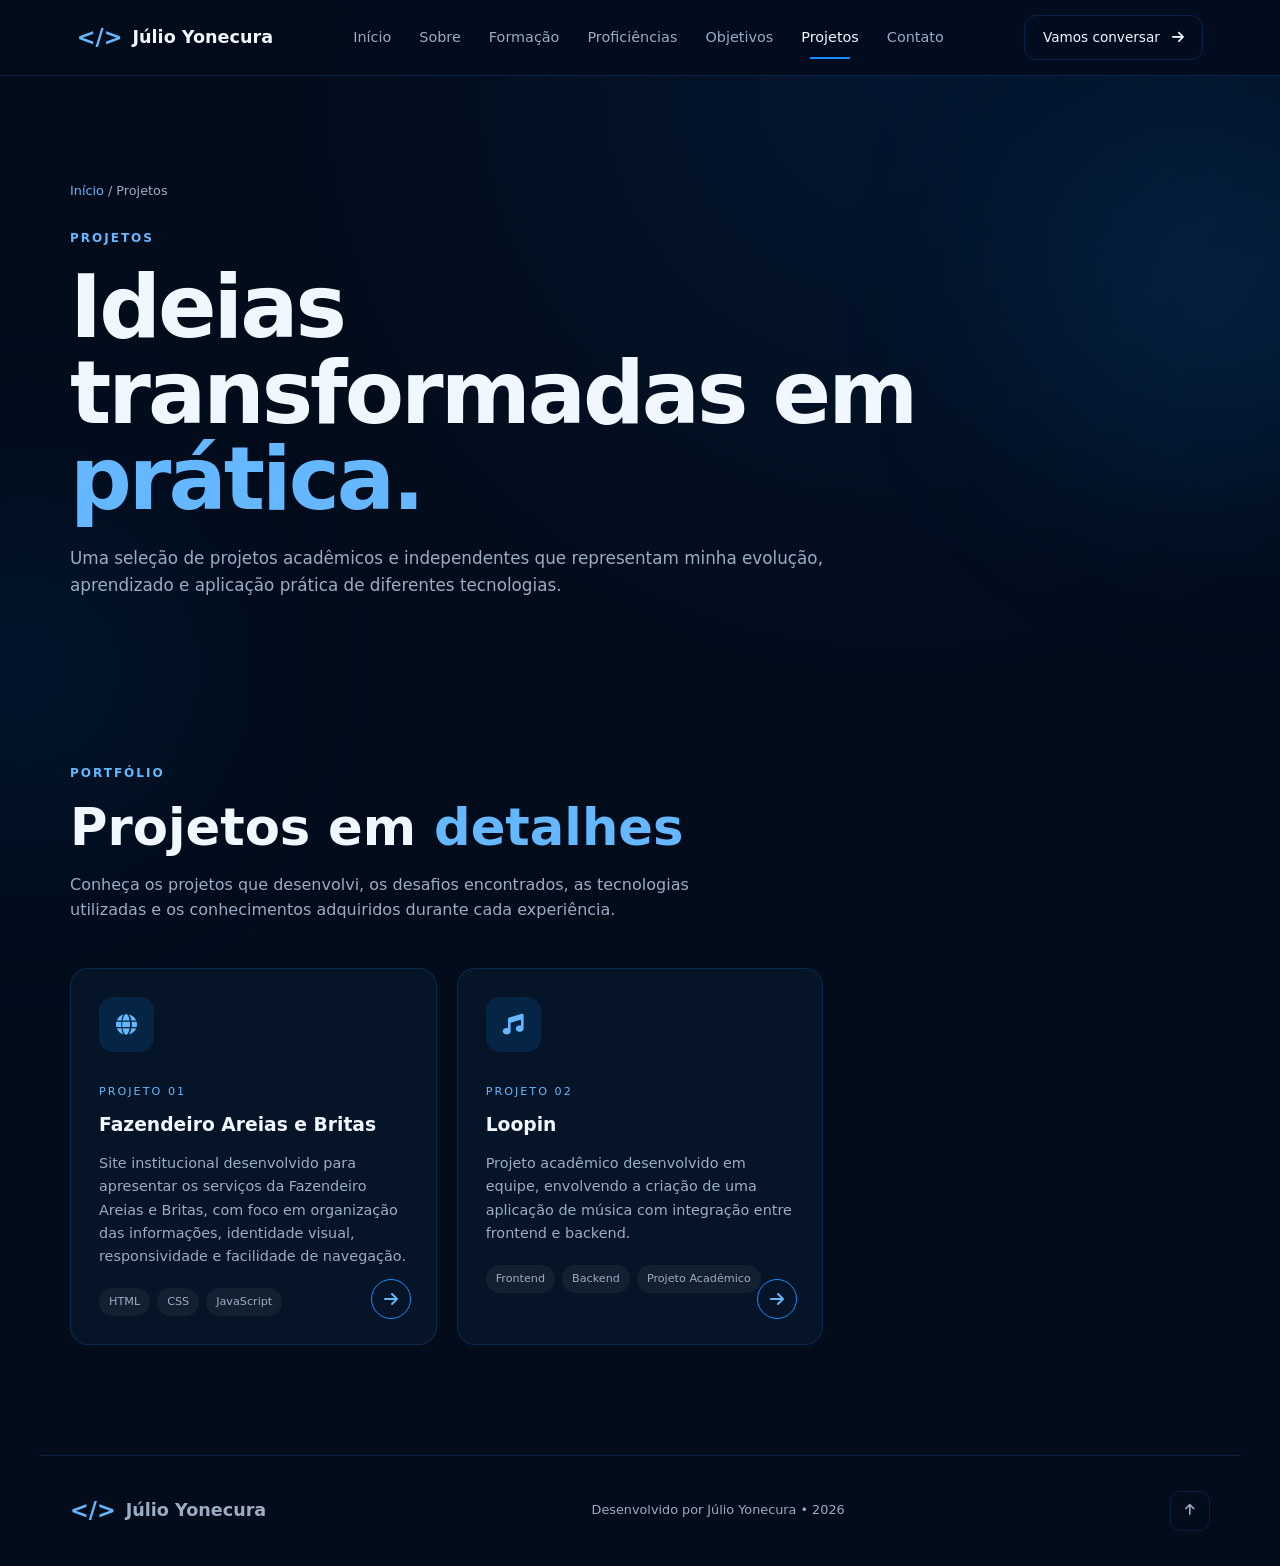
<file: projetos.html>
<!DOCTYPE html>
<html lang="pt-BR">
 <head>
  <meta charset="utf-8"/>
  <meta content="width=device-width, initial-scale=1.0" name="viewport"/>
  <title>
   Projetos | Júlio Yonecura
  </title>
  <link href="css/style.css" rel="stylesheet"/>
  <link href="https://cdnjs.cloudflare.com/ajax/libs/font-awesome/6.7.2/css/all.min.css" rel="stylesheet"/>
 </head>
 <body>
  <div class="background-effects">
   <div class="orb orb-1">
   </div>
   <div class="orb orb-2">
   </div>
   <div class="grid">
   </div>
  </div>
  <header class="header">
   <a class="logo" href="index.html#inicio">
    <span>
     &lt;/&gt;
    </span>
    Júlio Yonecura
   </a>
   <button aria-label="Abrir menu" class="menu-toggle" id="menu-toggle">
    <i class="fa-solid fa-bars">
    </i>
   </button>
   <nav class="navbar" id="navbar">
    <a class="nav-link" href="index.html#inicio">
     In&iacute;cio
    </a>
    <a class="nav-link" href="sobre.html">
     Sobre
    </a>
    <a class="nav-link" href="formacao.html">
     Forma&ccedil;&atilde;o
    </a>
    <a class="nav-link" href="index.html#skills">
     Profici&ecirc;ncias
    </a>
    <a class="nav-link" href="index.html#objetivos">
     Objetivos
    </a>
    <a class="nav-link active" href="projetos.html">
     Projetos
    </a>
    <a class="nav-link" href="index.html#contato">
     Contato
    </a>
   </nav>
   <a class="header-button" href="index.html#contato">
    Vamos conversar
    <i class="fa-solid fa-arrow-right">
    </i>
   </a>
  </header>
  <main class="subpage-main">
   <section class="subpage-hero reveal">
    <div class="breadcrumb">
     <a href="index.html">
      In&iacute;cio
     </a>
     / Projetos
    </div>
    <p class="eyebrow">
     PROJETOS
    </p>
    <h1>
     Ideias transformadas em
     <span>
      pr&aacute;tica.
     </span>
    </h1>
    <p class="hero-description">
     Uma sele&ccedil;&atilde;o de projetos acad&ecirc;micos e independentes que representam minha evolu&ccedil;&atilde;o, aprendizado e aplica&ccedil;&atilde;o pr&aacute;tica de diferentes tecnologias.
    </p>
   </section>
   <section class="section">
    <div class="section-heading reveal">
     <p class="eyebrow">
      PORTF&Oacute;LIO
     </p>
     <h2>
      Projetos em
      <span>
       detalhes
      </span>
     </h2>
     <p>
      Conhe&ccedil;a os projetos que desenvolvi, os desafios encontrados, as tecnologias utilizadas e os conhecimentos adquiridos durante cada experi&ecirc;ncia.
     </p>
    </div>
    <div class="page-project-list">
     <article class="project-card reveal">
      <div class="project-icon">
       <i class="fa-solid fa-globe">
       </i>
      </div>
      <div class="project-content">
       <span class="project-number">
        PROJETO 01
       </span>
       <h3>
        Fazendeiro Areias e Britas
       </h3>
       <p>
        Site institucional desenvolvido para apresentar os servi&ccedil;os da Fazendeiro Areias e Britas, com foco em organiza&ccedil;&atilde;o das informa&ccedil;&otilde;es, identidade visual, responsividade e facilidade de navega&ccedil;&atilde;o.
       </p>
       <div class="tags">
        <span>
         HTML
        </span>
        <span>
         CSS
        </span>
        <span>
         JavaScript
        </span>
       </div>
       
      </div>
      
      <a aria-label="Ver projeto Fazendeiro Areias e Britas" class="project-link" href="projetos/projetos-web.html">
       <i class="fa-solid fa-arrow-right">
       </i>
      </a>
     </article>
     <article class="project-card reveal">

    <div class="project-icon">
        <i class="fa-solid fa-music"></i>
    </div>

    <div class="project-content">

        <span class="project-number">
            PROJETO 02
        </span>

        <h3>
            Loopin
        </h3>

        <p>
            Projeto acadêmico desenvolvido em equipe, envolvendo a criação
            de uma aplicação de música com integração entre frontend e backend.
        </p>

        <div class="tags">
            <span>Frontend</span>
            <span>Backend</span>
            <span>Projeto Acadêmico</span>
        </div>

    </div>

    <a
        aria-label="Ver projeto Loopin"
        class="project-link"
        href="projetos/projetos-web.html"
    >
        <i class="fa-solid fa-arrow-right"></i>
    </a>

</article>
    </div>
   </section>
  </main>
  <footer class="footer">
   <a class="logo" href="index.html">
    <span>
     &lt;/&gt;
    </span>
    Júlio Yonecura
   </a>
   <p>
    Desenvolvido por Júlio Yonecura &bull;
    <span id="year">
    </span>
   </p>
   <a class="back-top" href="#">
    <i class="fa-solid fa-arrow-up">
    </i>
   </a>
  </footer>
  <script src="js/script.js">
  </script>
 </body>
</html>
</file>
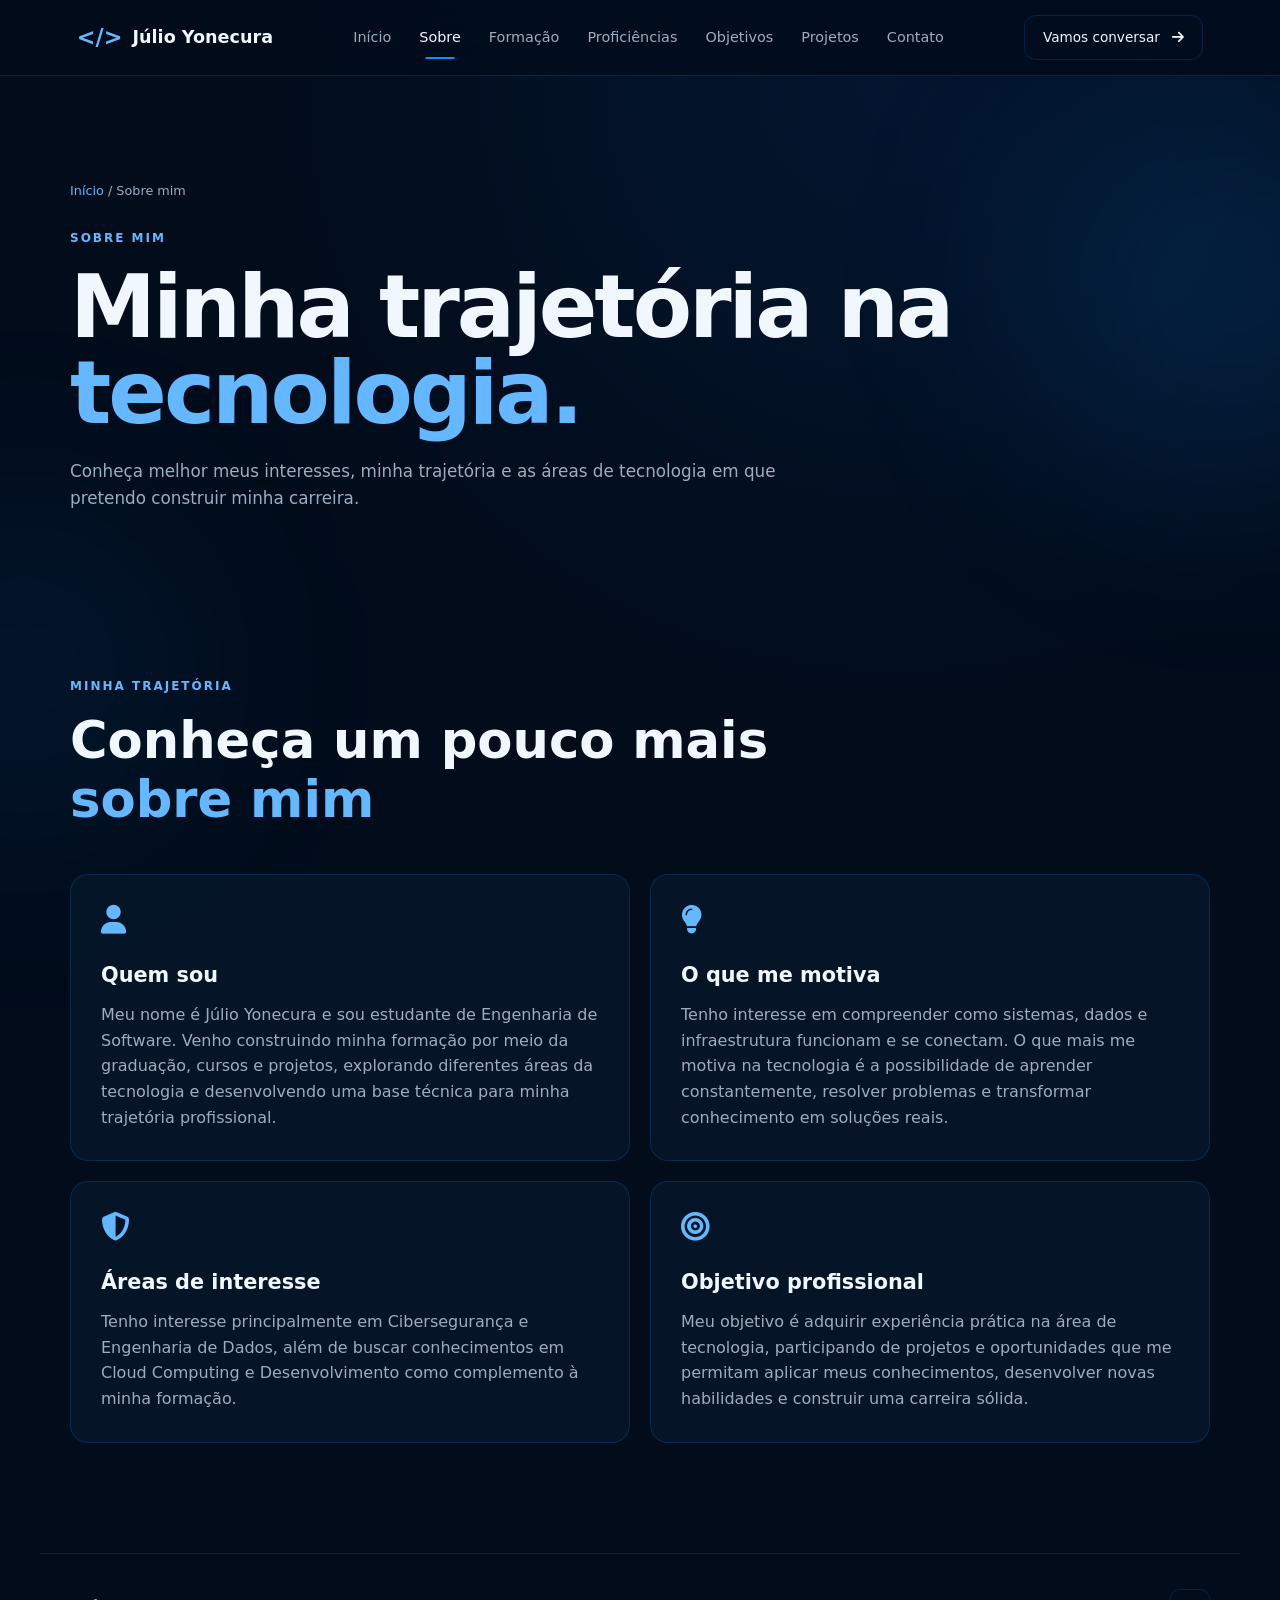
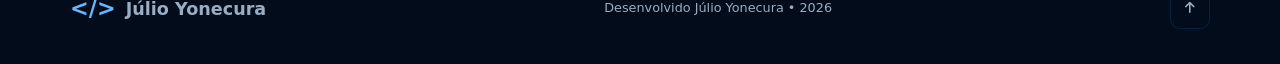
<file: sobre.html>
<!DOCTYPE html>
<html lang="pt-BR">
    <head>
        <meta charset="UTF-8">
        <meta name="viewport" content="width=device-width, initial-scale=1.0">
        <title>Sobre mim | Júlio Yonecura</title>
        <link rel="stylesheet" href="css/style.css">
        <link rel="stylesheet" href="https://cdnjs.cloudflare.com/ajax/libs/font-awesome/6.7.2/css/all.min.css">
    </head>
    <body>
        <div class="background-effects">
            <div class="orb orb-1">
            </div>
            <div class="orb orb-2">
            </div>
            <div class="grid">
            </div>
        </div>
        <header class="header">
            <a href="index.html#inicio" class="logo">
            <span>&lt;/&gt;</span> Júlio Yonecura</a>
            <button class="menu-toggle" id="menu-toggle" aria-label="Abrir menu">
            <i class="fa-solid fa-bars">
        </i>
    </button>
    <nav class="navbar" id="navbar">
        <a href="index.html#inicio" class="nav-link">Início</a>
        <a href="sobre.html" class="nav-link active">Sobre</a>
        <a href="formacao.html" class="nav-link">Formação</a>
        <a href="index.html#skills" class="nav-link">Proficiências</a>
        <a href="index.html#objetivos" class="nav-link">Objetivos</a>
        <a href="projetos.html" class="nav-link">Projetos</a>
        <a href="index.html#contato" class="nav-link">Contato</a>
    </nav>
    <a href="index.html#contato" class="header-button">Vamos conversar <i class="fa-solid fa-arrow-right">
</i>
</a>
</header>
<main class="subpage-main">
    <section class="subpage-hero reveal">
        <div class="breadcrumb">
            <a href="index.html">Início</a> / Sobre mim</div>
            <p class="eyebrow">SOBRE MIM</p>
            <h1>Minha trajetória na <span>tecnologia.</span>
        </h1>
        <p class="hero-description">Conheça melhor meus interesses, minha trajetória e as áreas de tecnologia em que pretendo construir minha carreira.</p>
    </section>
    <section class="section">
        <div class="section-heading reveal">
            <p class="eyebrow">MINHA TRAJETÓRIA</p>
            <h2>Conheça um pouco mais <span>sobre mim</span>
        </h2>
    </div>
    <div class="detail-grid">
        <article class="detail-card reveal">
            <i class="fa-solid fa-user">
        </i>
        <h3>Quem sou</h3>
        <p>Meu nome é Júlio Yonecura e sou estudante de Engenharia de Software. Venho construindo minha formação por meio da graduação, cursos e projetos, explorando diferentes áreas da tecnologia e desenvolvendo uma base técnica para minha trajetória profissional.</p>
    </article>
    <article class="detail-card reveal">
        <i class="fa-solid fa-lightbulb">
    </i>
    <h3>O que me motiva</h3>
    <p>Tenho interesse em compreender como sistemas, dados e infraestrutura funcionam e se conectam. O que mais me motiva na tecnologia é a possibilidade de aprender constantemente, resolver problemas e transformar conhecimento em soluções reais.</p>
</article>
<article class="detail-card reveal">
    <i class="fa-solid fa-shield-halved">
</i>
<h3>Áreas de interesse</h3>
<p>Tenho interesse principalmente em Cibersegurança e Engenharia de Dados, além de buscar conhecimentos em Cloud Computing e Desenvolvimento como complemento à minha formação.</p>
</article>
<article class="detail-card reveal">
    <i class="fa-solid fa-bullseye">
</i>
<h3>Objetivo profissional</h3>
<p>Meu objetivo é adquirir experiência prática na área de tecnologia, participando de projetos e oportunidades que me permitam aplicar meus conhecimentos, desenvolver novas habilidades e construir uma carreira sólida.</p>
</article>
</div>
</section>
</main>
<footer class="footer">
    <a href="index.html" class="logo">
    <span>&lt;/&gt;</span> Júlio Yonecura</a>
    <p>Desenvolvido Júlio Yonecura • <span id="year">
</span>
</p>
<a href="#" class="back-top">
<i class="fa-solid fa-arrow-up">
</i>
</a>
</footer>
<script src="js/script.js">
</script>
</body>
</html>
</file>
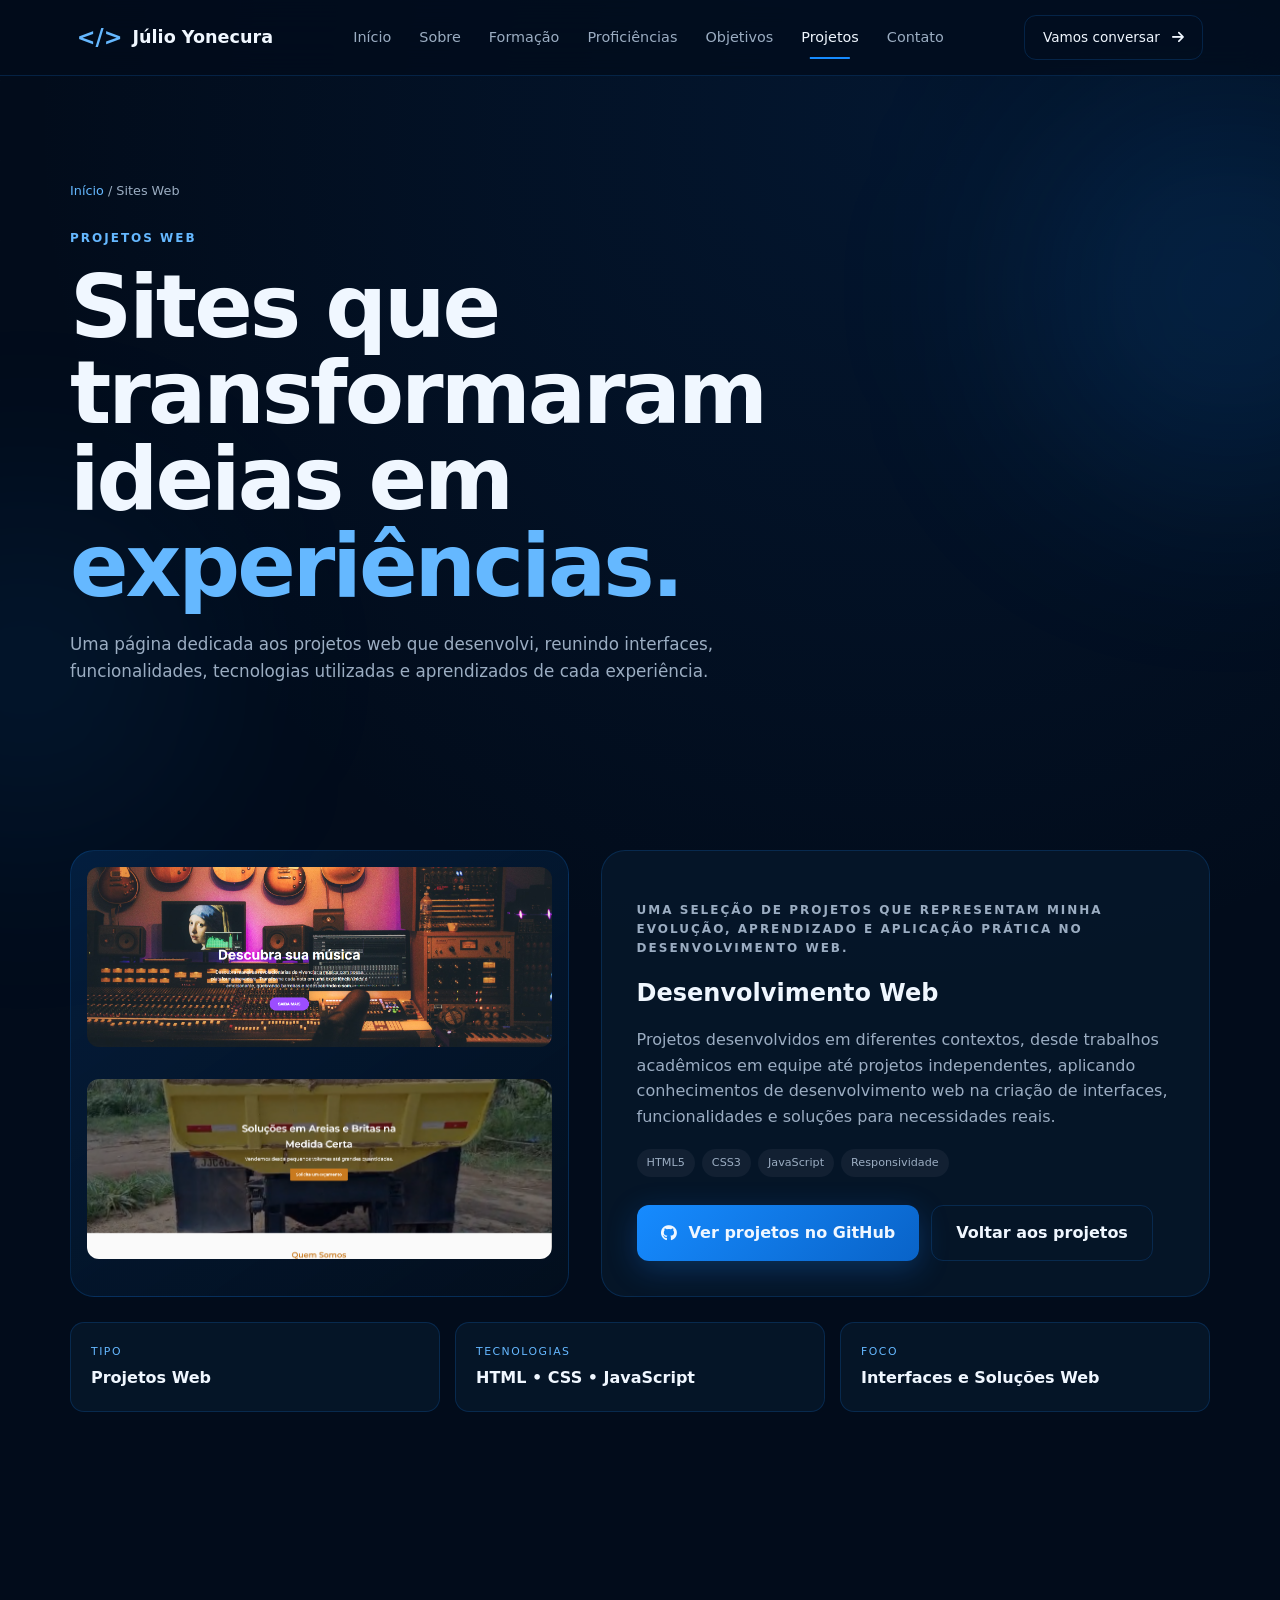
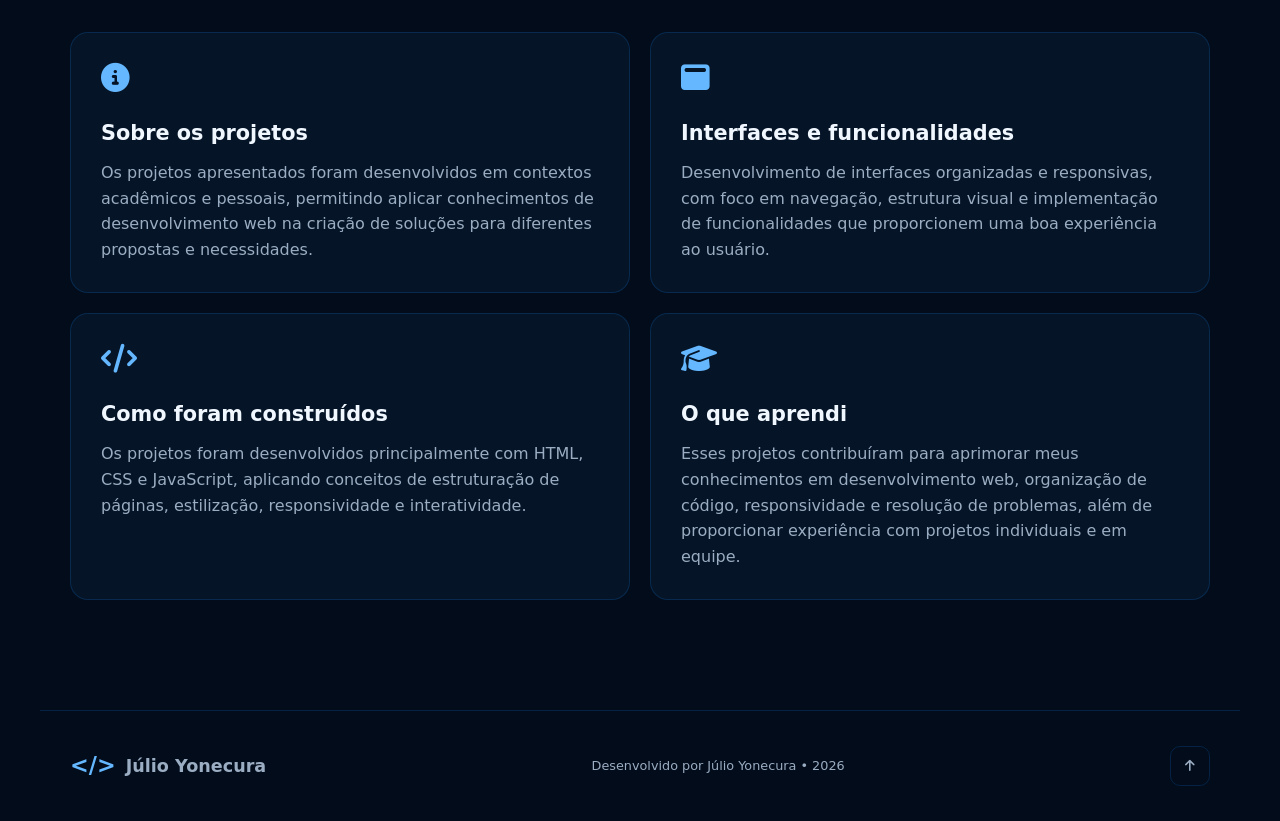
<file: projetos/projetos-web.html>
<!DOCTYPE html>
<html lang="pt-BR">
 <head>
  <meta charset="utf-8"/>
  <meta content="width=device-width, initial-scale=1.0" name="viewport"/>
  <title>
   Sites Web | Júlio Yonecura
  </title>
  <link href="../css/style.css" rel="stylesheet"/>
  <link href="https://cdnjs.cloudflare.com/ajax/libs/font-awesome/6.7.2/css/all.min.css" rel="stylesheet"/>
 </head>
 <body>
  <div class="background-effects">
   <div class="orb orb-1">
   </div>
   <div class="orb orb-2">
   </div>
   <div class="grid">
   </div>
  </div>
  <header class="header">
   <a class="logo" href="../index.html#inicio">
    <span>
     &lt;/&gt;
    </span>
    Júlio Yonecura
   </a>
   <button aria-label="Abrir menu" class="menu-toggle" id="menu-toggle">
    <i class="fa-solid fa-bars">
    </i>
   </button>
   <nav class="navbar" id="navbar">
    <a class="nav-link" href="../index.html#inicio">
     In&iacute;cio
    </a>
    <a class="nav-link" href="../sobre.html">
     Sobre
    </a>
    <a class="nav-link" href="../formacao.html">
     Forma&ccedil;&atilde;o
    </a>
    <a class="nav-link" href="../index.html#skills">
     Profici&ecirc;ncias
    </a>
    <a class="nav-link" href="../index.html#objetivos">
     Objetivos
    </a>
    <a class="nav-link active" href="../projetos.html">
     Projetos
    </a>
    <a class="nav-link" href="../index.html#contato">
     Contato
    </a>
   </nav>
   <a class="header-button" href="../index.html#contato">
    Vamos conversar
    <i class="fa-solid fa-arrow-right">
    </i>
   </a>
  </header>
  <main class="subpage-main">
   <section class="subpage-hero reveal">
    <div class="breadcrumb">
     <a href="../index.html">
      In&iacute;cio
     </a>
     / Sites Web
    </div>
    <p class="eyebrow">
     PROJETOS WEB
    </p>
    <h1>
     Sites que transformaram ideias em
     <span>
      experi&ecirc;ncias.
     </span>
    </h1>
    <p class="hero-description">
     Uma p&aacute;gina dedicada aos projetos web que desenvolvi, reunindo interfaces, funcionalidades, tecnologias utilizadas e aprendizados de cada experi&ecirc;ncia.
    </p>
   </section>
   <section class="section">
<div class="project-feature">
<div class="project-cover reveal">
    <div class="project-gallery">
        <img
            src="../img/Loopin.png"
            alt="Interface do projeto Loopin"
            class="project-screenshot"
        >
        <img
            src="../img/FazendeiroAreiaseBritas.png"
            alt="Interface do projeto Fazendeiro Areias e Britas"
            class="project-screenshot"
        >
    </div>
</div>
     <article class="project-copy reveal">
      <p class="eyebrow">
       UMA SELEÇÃO DE PROJETOS QUE REPRESENTAM MINHA EVOLUÇÃO, APRENDIZADO E APLICAÇÃO PRÁTICA NO DESENVOLVIMENTO WEB.
      </p>
      <h2>
       Desenvolvimento Web
      </h2>
      <p>
       Projetos desenvolvidos em diferentes contextos, desde trabalhos acadêmicos em equipe até projetos independentes, aplicando conhecimentos de desenvolvimento web na criação de interfaces, funcionalidades e soluções para necessidades reais.
      </p>
      <div class="tags">
       <span>
        HTML5
       </span>
       <span>
        CSS3
       </span>
       <span>
        JavaScript
       </span>
       <span>
        Responsividade
       </span>
      </div>
      <div class="subpage-actions">
       <a class="btn btn-primary" href="https://github.com/TakeoY10" target="_blank">
        <i class="fa-brands fa-github">
        </i>
        Ver projetos no GitHub
       </a>
       <a class="btn btn-secondary" href="../projetos.html">
        Voltar aos projetos
       </a>
      </div>
     </article>
    </div>
    <div class="meta-grid reveal">
     <div class="meta-card">
      <small>
       TIPO
      </small>
      <strong>
       Projetos Web
      </strong>
     </div>
     <div class="meta-card">
      <small>
       TECNOLOGIAS
      </small>
      <strong>
       HTML &bull; CSS &bull; JavaScript
      </strong>
     </div>
     <div class="meta-card">
      <small>
       FOCO
      </small>
      <strong>
       Interfaces e Solu&ccedil;&otilde;es Web
      </strong>
     </div>
    </div>
   </section>
   <section class="section">
    <div class="detail-grid">
     <article class="detail-card reveal">
      <i class="fa-solid fa-circle-info">
      </i>
      <h3>
       Sobre os projetos
      </h3>
      <p>
       Os projetos apresentados foram desenvolvidos em contextos acadêmicos e pessoais, permitindo aplicar conhecimentos de desenvolvimento web na criação de soluções para diferentes propostas e necessidades.
      </p>
     </article>
     <article class="detail-card reveal">
      <i class="fa-solid fa-window-maximize">
      </i>
      <h3>
       Interfaces e funcionalidades
      </h3>
      <p>
       Desenvolvimento de interfaces organizadas e responsivas, com foco em navegação, estrutura visual e implementação de funcionalidades que proporcionem uma boa experiência ao usuário.
      </p>
     </article>
     <article class="detail-card reveal">
      <i class="fa-solid fa-code">
      </i>
      <h3>
       Como foram constru&iacute;dos
      </h3>
      <p>
       Os projetos foram desenvolvidos principalmente com HTML, CSS e JavaScript, aplicando conceitos de estruturação de páginas, estilização, responsividade e interatividade.
      </p>
     </article>
     <article class="detail-card reveal">
      <i class="fa-solid fa-graduation-cap">
      </i>
      <h3>
       O que aprendi
      </h3>
      <p>
       Esses projetos contribuíram para aprimorar meus conhecimentos em desenvolvimento web, organização de código, responsividade e resolução de problemas, além de proporcionar experiência com projetos individuais e em equipe.
      </p>
     </article>
    </div>
   </section>
  </main>
  <footer class="footer">
   <a class="logo" href="../index.html">
    <span>
     &lt;/&gt;
    </span>
    Júlio Yonecura
   </a>
   <p>
    Desenvolvido por Júlio Yonecura &bull;
    <span id="year">
    </span>
   </p>
   <a class="back-top" href="#">
    <i class="fa-solid fa-arrow-up">
    </i>
   </a>
  </footer>
  <script src="../js/script.js">
  </script>
 </body>
</html>
</file>
<file: css/style.css>
:root {
  --background:#020c1b;
  --background-secondary:#07182d;
  --card:rgba(7,24,45,.75);
  --card-hover:rgba(10,37,70,.92);
  --purple:#168bff;
  --purple-light:#65b8ff;
  --purple-dark:#0963c8;
  --text:#f0f7ff;
  --text-secondary:#9badc2;
  --border:rgba(22,139,255,.18);
  --max-width:1200px;
  --radius:18px;
  --transition:.3s ease
}

* {
  margin:0;
  padding:0;
  box-sizing:border-box
}

html {
  scroll-behavior:smooth
}

body {
  background:radial-gradient(circle at 70% 5%,rgba(10,80,160,.15),transparent 35%),var(--background);
  color:var(--text);
  font-family:Inter,system-ui,-apple-system,BlinkMacSystemFont,"Segoe UI",sans-serif;
  line-height:1.6;
  overflow-x:hidden
}

a {
  color:inherit;
  text-decoration:none
}

button {
  font-family:inherit
}

img {
  width:100%;
  display:block
}

::-webkit-scrollbar {
  width:9px
}

::-webkit-scrollbar-track {
  background:var(--background)
}

::-webkit-scrollbar-thumb {
  background:var(--purple-dark);
  border-radius:10px
}

.background-effects {
  position:fixed;
  inset:0;
  pointer-events:none;
  z-index:-1
}

.orb {
  position:absolute;
  border-radius:50%;
  filter:blur(100px)
}

.orb-1 {
  width:400px;
  height:400px;
  background:rgba(22,139,255,.13);
  right:-150px;
  top:10%
}

.orb-2 {
  width:350px;
  height:350px;
  background:rgba(22,139,255,.08);
  left:-150px;
  top:55%
}

.grid {
  position:absolute;
  inset:0;
  opacity:.05;
  background-image:linear-gradient(rgba(255,255,255,.15) 1px,transparent 1px),linear-gradient(90deg,rgba(255,255,255,.15) 1px,transparent 1px);
  background-size:80px 80px;
  mask-image:linear-gradient(to bottom,black,transparent 70%)
}

.header {
  width:100%;
  min-height:76px;
  padding:0 6%;
  display:flex;
  align-items:center;
  justify-content:space-between;
  position:fixed;
  top:0;
  left:0;
  z-index:1000;
  background:rgba(2,12,27,.72);
  backdrop-filter:blur(18px);
  border-bottom:1px solid var(--border)
}

.logo {
  font-weight:700;
  font-size:1.1rem;
  display:flex;
  align-items:center;
  gap:10px
}

.logo span {
  color:var(--purple-light);
  font-size:1.4rem
}

.navbar {
  display:flex;
  gap:28px
}

.nav-link {
  color:var(--text-secondary);
  font-size:.9rem;
  position:relative;
  transition:var(--transition)
}

.nav-link:hover,.nav-link.active {
  color:var(--text)
}

.nav-link::after {
  content:"";
  position:absolute;
  bottom:-10px;
  left:50%;
  width:0;
  height:2px;
  transform:translateX(-50%);
  background:var(--purple);
  transition:var(--transition)
}

.nav-link.active::after,.nav-link:hover::after {
  width:70%
}

.header-button {
  border:1px solid var(--border);
  border-radius:12px;
  padding:11px 18px;
  font-size:.85rem;
  transition:var(--transition)
}

.header-button:hover {
  border-color:var(--purple);
  box-shadow:0 0 25px rgba(22,139,255,.18)
}

.header-button i {
  margin-left:8px
}

.menu-toggle {
  display:none;
  color:white;
  background:transparent;
  border:none;
  font-size:1.4rem;
  cursor:pointer
}

.section {
  max-width:var(--max-width);
  margin:auto;
  padding:110px 30px
}

.section-heading {
  margin-bottom:45px
}

.section-heading h2 {
  font-size:clamp(2rem,4vw,3.2rem);
  line-height:1.15;
  max-width:800px
}

.section-heading h2 span {
  color:var(--purple-light)
}

.section-heading>p:last-child {
  color:var(--text-secondary);
  max-width:650px;
  margin-top:15px
}

.eyebrow {
  color:var(--purple-light);
  font-size:.75rem;
  letter-spacing:2px;
  font-weight:700;
  margin-bottom:15px
}

.hero {
  min-height:100vh;
  display:grid;
  grid-template-columns:1.15fr .85fr;
  gap:80px;
  align-items:center;
  padding-top:150px
}

.hero h1 {
  font-size:clamp(3.4rem,8vw,6rem);
  line-height:1;
  letter-spacing:-4px;
  margin-bottom:20px
}

.hero h1 span {
  background:linear-gradient(135deg,#fff,var(--purple-light));
  -webkit-background-clip:text;
  color:transparent
}

.hero h2 {
  font-size:clamp(1.3rem,3vw,2rem);
  font-weight:500;
  margin-bottom:25px
}

.hero h2 span {
  color:var(--purple-light)
}

.hero-description {
  color:var(--text-secondary);
  max-width:650px;
  font-size:1.05rem
}

.hero-buttons {
  display:flex;
  flex-wrap:wrap;
  gap:15px;
  margin:35px 0 30px
}

.btn {
  display:inline-flex;
  align-items:center;
  gap:12px;
  padding:14px 24px;
  border-radius:12px;
  font-weight:600;
  transition:var(--transition)
}

.btn-primary {
  background:linear-gradient(135deg,var(--purple),var(--purple-dark));
  box-shadow:0 8px 30px rgba(22,139,255,.25)
}

.btn-primary:hover {
  transform:translateY(-3px);
  box-shadow:0 12px 35px rgba(22,139,255,.4)
}

.btn-secondary {
  border:1px solid var(--border)
}

.btn-secondary:hover {
  border-color:var(--purple);
  background:var(--card)
}

.social-links {
  display:flex;
  gap:12px
}

.social-links a {
  width:45px;
  height:45px;
  display:grid;
  place-items:center;
  border:1px solid var(--border);
  border-radius:12px;
  color:var(--text-secondary);
  transition:var(--transition)
}

.social-links a:hover {
  color:white;
  border-color:var(--purple);
  background:rgba(22,139,255,.12);
  transform:translateY(-4px);
  box-shadow:0 10px 25px rgba(22,139,255,.15)
}

.hero-visual {
  display:flex;
  justify-content:center
}

.profile-card {
  width:100%;
  max-width:390px;
  padding:12px;
  border:1px solid var(--border);
  background:linear-gradient(145deg,rgba(7,24,45,.85),rgba(3,15,30,.85));
  border-radius:28px;
  box-shadow:0 30px 80px rgba(0,0,0,.45);
  transform:rotate(0deg);
  transition:var(--transition)
}

.profile-card:hover {
  transform:rotate(0) translateY(-7px);
  border-color:rgba(22,139,255,.6)
}

.profile-image {
  height:390px;
  border-radius:20px;
  overflow:hidden;
  padding:0;
  background:linear-gradient(135deg,#07182d,#0b5dab)
}

.profile-image img {
  width:100%;
  height:100%;
  object-fit:cover;
  object-position:center;
  display:block
}

.profile-placeholder {
  height:100%;
  display:flex;
  flex-direction:column;
  align-items:center;
  justify-content:center;
  gap:16px;
  color:var(--text-secondary)
}

.profile-placeholder i {
  font-size:6rem;
  color:rgba(255,255,255,.15)
}

.profile-info {
  padding:20px 10px 10px
}

.profile-info h3 {
  margin-top:12px;
  font-size:1.4rem
}

.profile-info p {
  color:var(--text-secondary)
}

.status {
  font-size:.75rem;
  color:#b9cbe0
}

.status-dot {
  display:inline-block;
  width:8px;
  height:8px;
  border-radius:50%;
  background:#72ffb1;
  margin-right:7px;
  box-shadow:0 0 12px #72ffb1
}

.stats {
  max-width:var(--max-width);
  margin:-40px auto 0;
  padding:0 30px 50px;
  display:grid;
  grid-template-columns:repeat(4,1fr);
  gap:15px
}

.stat-card {
  background:var(--card);
  border:1px solid var(--border);
  border-radius:var(--radius);
  padding:20px;
  display:flex;
  align-items:center;
  gap:15px;
  transition:var(--transition)
}

.stat-card:hover {
  transform:translateY(-5px);
  border-color:rgba(22,139,255,.5)
}

.stat-icon {
  min-width:48px;
  height:48px;
  display:grid;
  place-items:center;
  border-radius:12px;
  background:rgba(22,139,255,.12);
  color:var(--purple-light)
}

.stat-card strong,.stat-card span {
  display:block
}

.stat-card span {
  color:var(--text-secondary);
  font-size:.75rem
}

.about-grid {
  display:grid;
  grid-template-columns:.7fr 1.3fr;
  gap:40px;
  align-items:center
}

.about-card {
  min-height:360px;
  border:1px solid var(--border);
  border-radius:24px;
  padding:30px;
  display:flex;
  flex-direction:column;
  justify-content:space-between;
  background:linear-gradient(145deg,rgba(11,75,145,.2),rgba(3,15,30,.8))
}

.about-image {
  flex:1;
  display:grid;
  place-items:center;
  font-size:7rem;
  color:rgba(101,184,255,.3)
}

.about-card span {
  display:block;
  color:var(--purple-light);
  letter-spacing:4px;
  font-size:.75rem
}

.about-content p {
  color:var(--text-secondary);
  margin-bottom:15px
}

.qualities {
  display:grid;
  grid-template-columns:repeat(2,1fr);
  gap:12px;
  margin-top:30px
}

.qualities div {
  padding:16px;
  border:1px solid var(--border);
  border-radius:12px;
  display:flex;
  gap:12px;
  align-items:center;
  background:var(--card)
}

.qualities i {
  color:var(--purple-light)
}

.timeline {
  position:relative;
  max-width:900px;
  padding-left:35px
}

.timeline::before {
  content:"";
  position:absolute;
  left:8px;
  top:10px;
  width:1px;
  height:calc(100% - 20px);
  background:linear-gradient(var(--purple),rgba(22,139,255,.05))
}

.timeline-item {
  position:relative;
  margin-bottom:25px
}

.timeline-marker {
  position:absolute;
  left:-34px;
  top:27px;
  width:15px;
  height:15px;
  background:var(--purple);
  border:4px solid var(--background);
  border-radius:50%;
  box-shadow:0 0 15px var(--purple)
}

.timeline-card {
  padding:25px;
  border-radius:var(--radius);
  border:1px solid var(--border);
  background:var(--card);
  transition:var(--transition)
}

.timeline-card:hover {
  transform:translateX(8px);
  border-color:rgba(22,139,255,.5)
}

.timeline-card .date {
  color:var(--purple-light);
  font-size:.75rem;
  font-weight:700
}

.timeline-card h3 {
  margin-top:8px;
  font-size:1.3rem
}

.timeline-card h4 {
  color:var(--text-secondary);
  font-weight:500;
  margin-bottom:10px
}

.timeline-card p {
  color:var(--text-secondary)
}

.skill-tabs {
  display:flex;
  gap:10px;
  margin-bottom:25px
}

.skill-tab {
  padding:10px 20px;
  border-radius:50px;
  border:1px solid var(--border);
  color:var(--text-secondary);
  background:transparent;
  cursor:pointer;
  transition:var(--transition)
}

.skill-tab:hover,.skill-tab.active {
  color:white;
  background:rgba(22,139,255,.15);
  border-color:var(--purple)
}

.skills-grid {
  grid-template-columns:repeat(4,1fr);
  gap:15px
}

.skill-content {
  display:none
}

.skill-content.active {
  display:grid
}

.skill-card {
  min-height:170px;
  border:1px solid var(--border);
  border-radius:var(--radius);
  background:var(--card);
  display:flex;
  flex-direction:column;
  align-items:center;
  justify-content:center;
  gap:8px;
  transition:var(--transition)
}

.skill-card i {
  font-size:2.5rem;
  color:var(--purple-light);
  margin-bottom:10px
}

.skill-card span {
  color:var(--text-secondary);
  font-size:.75rem
}

.skill-card:hover {
  transform:translateY(-8px);
  background:var(--card-hover);
  border-color:var(--purple);
  box-shadow:0 15px 40px rgba(0,0,0,.3)
}

.objective-grid {
  display:grid;
  grid-template-columns:repeat(3,1fr);
  gap:20px
}

.objective-card {
  position:relative;
  padding:30px;
  min-height:280px;
  border:1px solid var(--border);
  border-radius:var(--radius);
  background:var(--card);
  overflow:hidden;
  transition:var(--transition)
}

.objective-card>span {
  position:absolute;
  top:10px;
  right:20px;
  font-size:4rem;
  font-weight:800;
  color:rgba(22,139,255,.07)
}

.objective-card i {
  font-size:2rem;
  color:var(--purple-light);
  margin-bottom:50px
}

.objective-card h3 {
  margin-bottom:10px
}

.objective-card p {
  color:var(--text-secondary)
}

.objective-card:hover {
  transform:translateY(-8px);
  border-color:var(--purple)
}

.projects-grid {
  display:grid;
  grid-template-columns:repeat(3,1fr);
  gap:20px
}

.project-card {
  position:relative;
  min-height:330px;
  padding:28px;
  border:1px solid var(--border);
  border-radius:var(--radius);
  background:var(--card);
  display:flex;
  flex-direction:column;
  transition:var(--transition)
}

.project-card:hover {
  transform:translateY(-8px);
  border-color:var(--purple);
  box-shadow:0 20px 50px rgba(0,0,0,.35)
}

.project-icon {
  width:55px;
  height:55px;
  display:grid;
  place-items:center;
  border-radius:14px;
  background:rgba(22,139,255,.13);
  color:var(--purple-light);
  font-size:1.3rem;
  margin-bottom:25px
}

.project-number {
  font-size:.7rem;
  color:var(--purple-light);
  letter-spacing:2px
}

.project-card h3 {
  margin:8px 0 12px
}

.project-card p {
  color:var(--text-secondary);
  font-size:.9rem
}

.tags {
  display:flex;
  flex-wrap:wrap;
  gap:7px;
  margin-top:20px
}

.tags span {
  padding:5px 10px;
  border-radius:50px;
  background:rgba(255,255,255,.05);
  color:var(--text-secondary);
  font-size:.7rem
}

.project-link {
    position: absolute;
    bottom: 25px;
    right: 25px;

    width: 40px;
    height: 40px;
    display: grid;
    place-items: center;
    border: 1px solid var(--purple);
    border-radius: 50%;
    color: var(--purple-light);
    transition: var(--transition);
}

.project-link:hover {
    background: var(--purple);
    color: white;
    transform: rotate(-35deg);
}

.contact-card {
  padding:50px;
  border:1px solid var(--border);
  border-radius:25px;
  background:linear-gradient(135deg,rgba(7,28,52,.8),rgba(3,15,30,.8))
}

.contact-card h2 {
  font-size:clamp(2rem,4vw,3rem)
}

.contact-card h2 span {
  color:var(--purple-light)
}

.contact-card>div:first-child>p:last-child {
  color:var(--text-secondary);
  margin-top:10px
}

.contact-socials {
  display:grid;
  grid-template-columns:repeat(4,1fr);
  gap:12px;
  margin-top:40px
}

.contact-socials a {
  padding:18px;
  display:flex;
  align-items:center;
  gap:14px;
  border:1px solid var(--border);
  border-radius:14px;
  background:rgba(255,255,255,.02);
  transition:var(--transition)
}

.contact-socials i {
  color:var(--purple-light);
  font-size:1.4rem
}

.contact-socials strong,.contact-socials span {
  display:block
}

.contact-socials span {
  color:var(--text-secondary);
  font-size:.7rem
}

.contact-socials a:hover {
  border-color:var(--purple);
  transform:translateY(-5px);
  background:rgba(22,139,255,.08)
}

.footer {
  max-width:var(--max-width);
  margin:auto;
  padding:35px 30px;
  border-top:1px solid var(--border);
  display:flex;
  justify-content:space-between;
  align-items:center;
  color:var(--text-secondary);
  font-size:.8rem
}

.back-top {
  width:40px;
  height:40px;
  display:grid;
  place-items:center;
  border:1px solid var(--border);
  border-radius:10px;
  transition:var(--transition)
}

.back-top:hover {
  background:var(--purple);
  color:white
}

.reveal {
  opacity:0;
  transform:translateY(30px);
  transition:opacity .8s ease,transform .8s ease
}

.reveal.visible {
  opacity:1;
  transform:translateY(0)
}

@media (max-width: 1000px) {
  .header-button {
    display:none
  }

  .hero {
    grid-template-columns:1fr;
    padding-top:140px
  }

  .hero-content {
    text-align:center
  }

  .hero-description {
    margin:auto
  }

  .hero-buttons,.social-links {
    justify-content:center
  }

  .profile-card {
    max-width:340px
  }

  .stats {
    grid-template-columns:repeat(2,1fr);
    margin-top:0
  }

  .about-grid {
    grid-template-columns:1fr
  }

  .projects-grid {
    grid-template-columns:repeat(2,1fr)
  }

  .contact-socials {
    grid-template-columns:repeat(2,1fr)
  }

}

@media (max-width: 760px) {
  .header {
    padding:0 22px
  }

  .menu-toggle {
    display:block
  }

  .navbar {
    position:absolute;
    top:76px;
    left:0;
    width:100%;
    padding:25px;
    background:rgba(2,12,27,.97);
    backdrop-filter:blur(20px);
    border-bottom:1px solid var(--border);
    flex-direction:column;
    align-items:center;
    transform:translateY(-150%);
    opacity:0;
    transition:.35s ease
  }

  .navbar.open {
    transform:translateY(0);
    opacity:1
  }

  .hero {
    padding-top:130px
  }

  .hero h1 {
    letter-spacing:-2px
  }

  .section {
    padding:85px 20px
  }

  .stats {
    padding:0 20px;
    grid-template-columns:1fr
  }

  .qualities {
    grid-template-columns:1fr
  }

  .skills-grid,.skill-content.active {
    grid-template-columns:repeat(2,1fr)
  }

  .objective-grid,.projects-grid {
    grid-template-columns:1fr
  }

  .contact-card {
    padding:30px 20px
  }

  .contact-socials {
    grid-template-columns:1fr
  }

  .footer {
    flex-direction:column;
    gap:20px;
    text-align:center
  }

}

@media (max-width: 430px) {
  .hero h1 {
    font-size:3.2rem
  }

  .hero-buttons {
    flex-direction:column
  }

  .btn {
    justify-content:center
  }

  .skills-grid,.skill-content.active {
    grid-template-columns:1fr
  }

  .skill-tabs {
    overflow-x:auto;
    padding-bottom:8px
  }

  .skill-tab {
    white-space:nowrap
  }

}

/* Páginas secundárias — extensão da identidade visual original */
.inline-more {
  display:inline-flex;
  align-items:center;
  gap:9px;
  margin-top:12px;
  color:var(--purple-light);
  font-weight:600;
  font-size:.9rem
}

.inline-more:hover {
  gap:14px
}

.section-more {
  margin-top:28px
}

.subpage-main {
  padding-top:76px
}

.subpage-hero {
  max-width:var(--max-width);
  margin:auto;
  padding:105px 30px 55px
}

.breadcrumb {
  font-size:.8rem;
  color:var(--text-secondary);
  margin-bottom:28px
}

.breadcrumb a {
  color:var(--purple-light)
}

.subpage-hero h1 {
  font-size:clamp(3rem,7vw,5.4rem);
  line-height:1;
  letter-spacing:-3px;
  max-width:900px;
  margin-bottom:22px
}

.subpage-hero h1 span {
  color:var(--purple-light)
}

.subpage-hero .hero-description {
  max-width:760px
}

.detail-grid {
  display:grid;
  grid-template-columns:repeat(2,1fr);
  gap:20px
}

.detail-card {
  padding:30px;
  border:1px solid var(--border);
  border-radius:var(--radius);
  background:var(--card);
  transition:var(--transition)
}

.detail-card:hover {
  transform:translateY(-6px);
  border-color:var(--purple)
}

.detail-card i {
  font-size:1.8rem;
  color:var(--purple-light);
  margin-bottom:25px
}

.detail-card h3 {
  font-size:1.3rem;
  margin-bottom:10px
}

.detail-card p {
  color:var(--text-secondary)
}

.project-feature {
  display:grid;
  grid-template-columns:.9fr 1.1fr;
  gap:32px;
  align-items:stretch
}

.project-cover {
  min-height:380px;
  border:1px solid var(--border);
  border-radius:24px;
  background:linear-gradient(145deg,rgba(11,75,145,.28),rgba(3,15,30,.85));
  padding:16px;
  overflow:hidden
}

.project-gallery {
  display:grid;
  grid-template-rows:1fr 1fr;
  gap:12px;
  height:100%
}

.project-screenshot {
  width:100%;
  height:180px;
  object-fit:cover;
  border-radius:12px;
  display:block
}

.project-cover i {
  font-size:6rem;
  color:rgba(101,184,255,.3);
  margin-bottom:18px
}

.project-copy {
  padding:35px;
  border:1px solid var(--border);
  border-radius:24px;
  background:var(--card)
}

.project-copy p {
  color:var(--text-secondary);
  margin:15px 0
}

.meta-grid {
  display:grid;
  grid-template-columns:repeat(3,1fr);
  gap:15px;
  margin-top:25px
}

.meta-card {
  padding:20px;
  border:1px solid var(--border);
  border-radius:14px;
  background:var(--card)
}

.meta-card small,.meta-card strong {
  display:block
}

.meta-card small {
  color:var(--purple-light);
  font-size:.68rem;
  letter-spacing:1.5px;
  margin-bottom:5px
}

.page-project-list {
  display:grid;
  grid-template-columns:repeat(3,1fr);
  gap:20px
}

.page-project-list .project-card {
  min-height:350px
}

.subpage-actions {
  display:flex;
  gap:12px;
  flex-wrap:wrap;
  margin-top:28px
}

@media (max-width: 900px) {
  .project-feature {
    grid-template-columns:1fr
  }

  .page-project-list {
    grid-template-columns:1fr
  }

  .detail-grid {
    grid-template-columns:1fr
  }

  .meta-grid {
    grid-template-columns:1fr
  }

}
/* =========================================
   CARDS DE PROJETOS - MOBILE
   ========================================= */

@media (max-width: 760px) {

    .project-card,
    .page-project-list .project-card {
        height: auto;
        min-height: 0;
        padding: 28px;
        display: flex;
        flex-direction: column;
        align-items: stretch;
    }

    .project-card .tags {
        display: flex;
        flex-wrap: wrap;
        gap: 8px;
        width: 100%;
        margin-top: 20px;
        padding-right: 0;
    }

    .project-card .tags span {
        white-space: nowrap;
    }

    .project-link {
        position: static;
        transform: none;

        width: 40px;
        height: 40px;

        margin-top: 18px;
        margin-left: auto;
    }

    .project-link:hover {
        transform: rotate(-35deg);
    }
}
</file>
